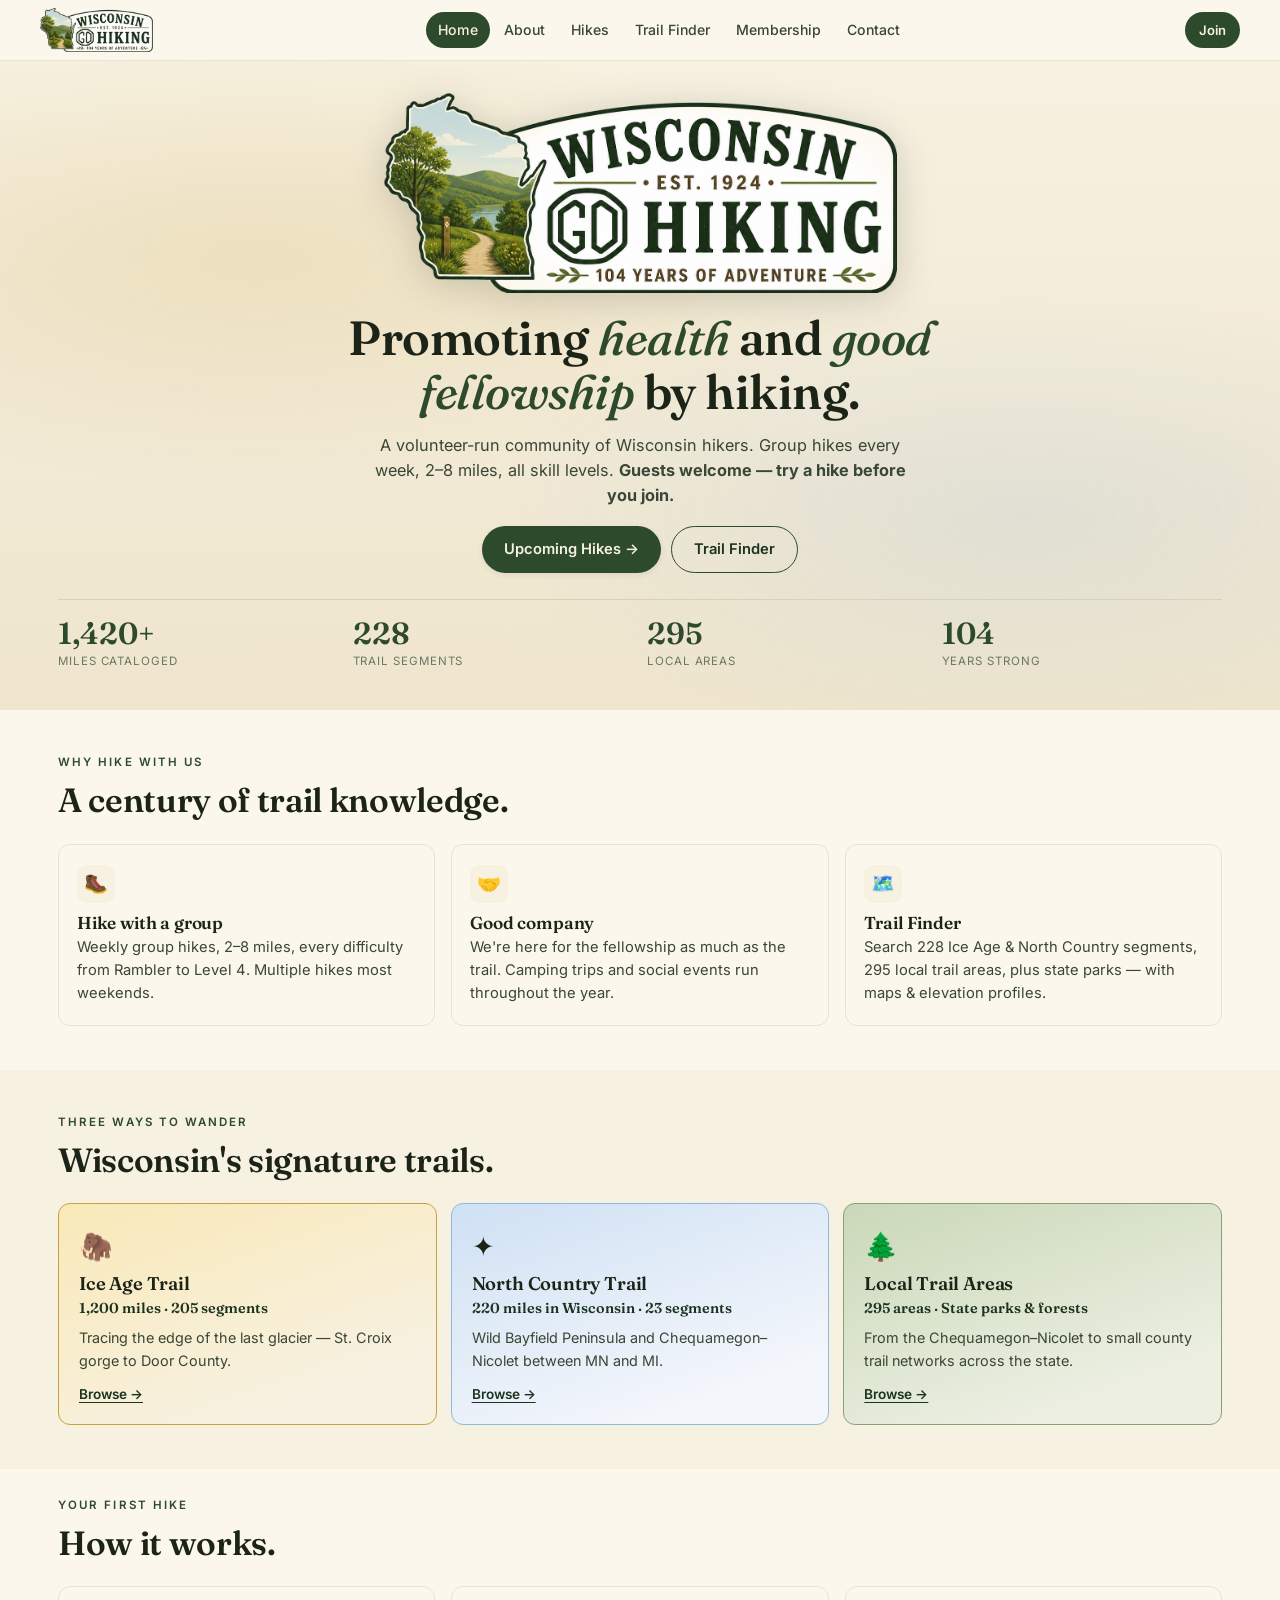
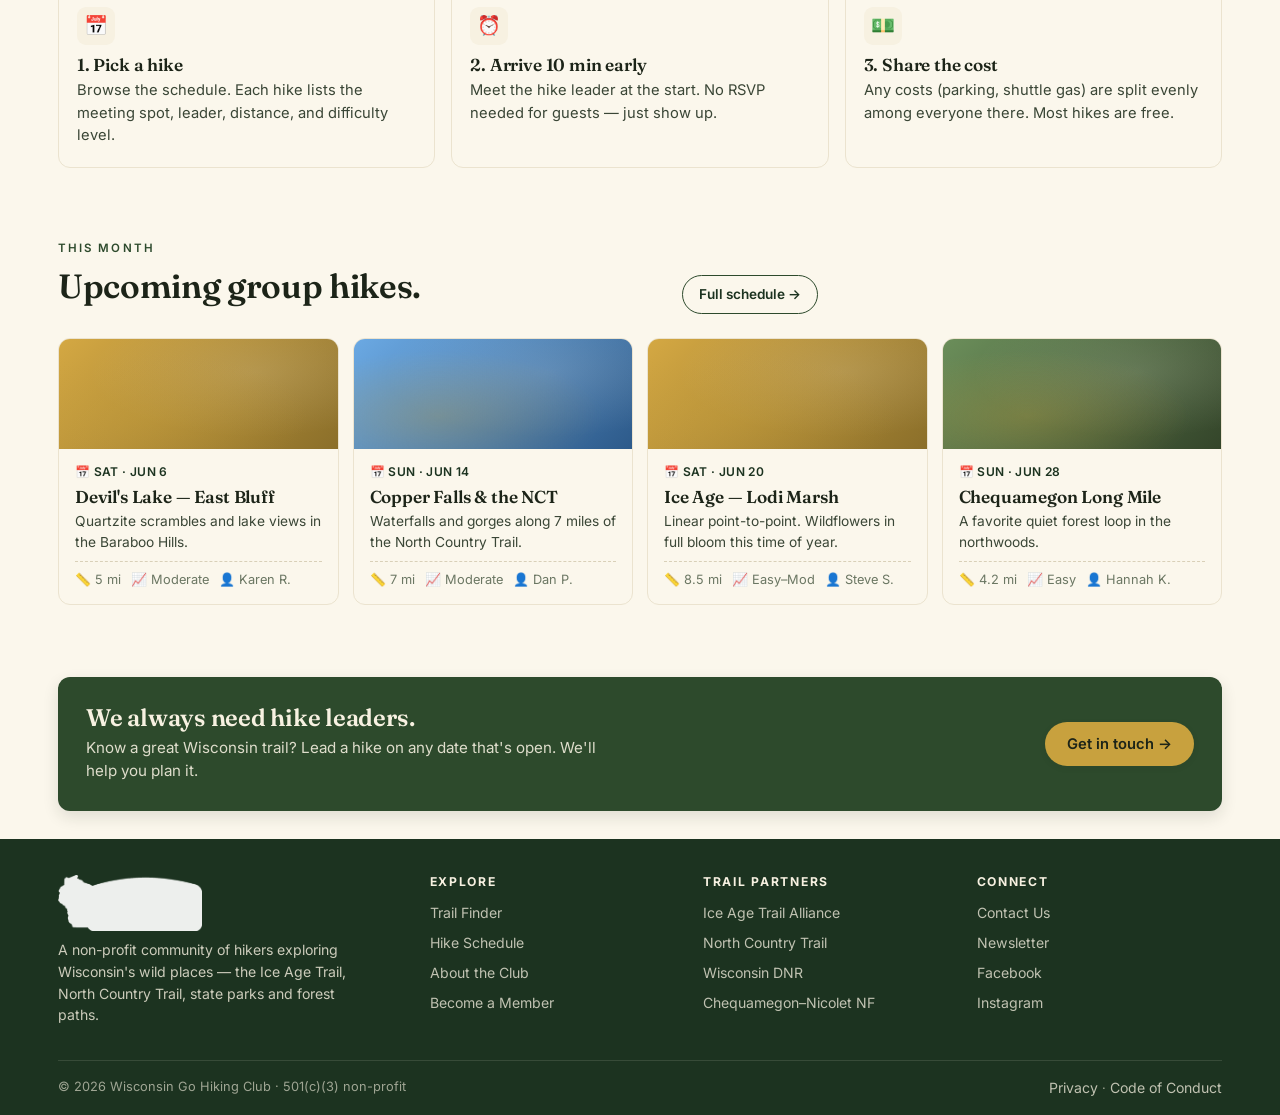
<file: index.html>
<!DOCTYPE html>
<html lang="en">
<head>
  <meta charset="UTF-8">
  <meta name="viewport" content="width=device-width, initial-scale=1.0, viewport-fit=cover">
  <meta name="theme-color" content="#2d4a2c">
  <title>Wisconsin Go Hiking Club — 104 Years of Adventure</title>
  <meta name="description" content="A century-old community of hikers exploring Wisconsin's Ice Age Trail, North Country Trail, state parks and forest paths. Group hikes, trail resources, and a searchable Wisconsin trail database.">
  <link rel="icon" type="image/svg+xml" href="images/logo-mark.svg">
  <link rel="apple-touch-icon" href="images/logo-mark.svg">
  <link rel="preconnect" href="https://fonts.googleapis.com">
  <link rel="preconnect" href="https://fonts.gstatic.com" crossorigin>
  <link href="https://fonts.googleapis.com/css2?family=Fraunces:ital,wght@0,400;0,500;0,600;0,700;1,400;1,500&family=Inter:wght@400;500;600;700&display=swap" rel="stylesheet">
  <link rel="stylesheet" href="styles.css">
</head>
<body data-page="home">

  <div id="site-header"></div>

  <!-- HERO -->
  <section class="hero topo-bg">
    <div class="container">
      <div class="hero-banner">
        <img src="images/logo-banner.png" alt="Wisconsin Go Hiking Club — Est. 1924 — 104 Years of Adventure">
      </div>
      <div class="hero-copy center">
        <h1>Promoting <em>health</em> and <em>good fellowship</em> by hiking.</h1>
        <p class="lede" style="margin-left:auto;margin-right:auto;">A volunteer-run community of Wisconsin hikers. Group hikes every week, 2–8 miles, all skill levels. <strong>Guests welcome — try a hike before you join.</strong></p>
        <div class="hero-actions" style="justify-content:center;">
          <a href="hikes.html"  class="btn">Upcoming Hikes →</a>
          <a href="trails.html" class="btn secondary">Trail Finder</a>
        </div>
      </div>
    </div>

    <div class="container">
      <div class="hero-stats">
        <div class="stat"><div class="num">1,420+</div><span class="lbl">Miles cataloged</span></div>
        <div class="stat"><div class="num">228</div><span class="lbl">Trail segments</span></div>
        <div class="stat"><div class="num">295</div><span class="lbl">Local areas</span></div>
        <div class="stat"><div class="num">104</div><span class="lbl">Years strong</span></div>
      </div>
    </div>
  </section>

  <!-- PILLARS -->
  <section class="section">
    <div class="container">
      <div class="section-head">
        <div class="eyebrow">Why hike with us</div>
        <h2>A century of trail knowledge.</h2>
      </div>

      <div class="pillars scroll-mobile">
        <div class="pillar">
          <div class="icon">🥾</div>
          <h3>Hike with a group</h3>
          <p>Weekly group hikes, 2–8 miles, every difficulty from Rambler to Level 4. Multiple hikes most weekends.</p>
        </div>
        <div class="pillar">
          <div class="icon">🤝</div>
          <h3>Good company</h3>
          <p>We're here for the fellowship as much as the trail. Camping trips and social events run throughout the year.</p>
        </div>
        <div class="pillar">
          <div class="icon">🗺️</div>
          <h3>Trail Finder</h3>
          <p>Search 228 Ice Age &amp; North Country segments, 295 local trail areas, plus state parks — with maps &amp; elevation profiles.</p>
        </div>
      </div>
    </div>
  </section>

  <!-- TRAIL SYSTEMS -->
  <section class="section cream">
    <div class="container">
      <div class="section-head">
        <div class="eyebrow">Three ways to wander</div>
        <h2>Wisconsin's signature trails.</h2>
      </div>

      <div class="trail-systems">
        <div class="ts-card iat">
          <div class="ts-icon">🦣</div>
          <h3>Ice Age Trail</h3>
          <div class="ts-miles">1,200 miles · 205 segments</div>
          <p>Tracing the edge of the last glacier — St. Croix gorge to Door County.</p>
          <a class="ts-link" href="trails.html?kind=iat">Browse →</a>
        </div>
        <div class="ts-card nct">
          <div class="ts-icon">✦</div>
          <h3>North Country Trail</h3>
          <div class="ts-miles">220 miles in Wisconsin · 23 segments</div>
          <p>Wild Bayfield Peninsula and Chequamegon–Nicolet between MN and MI.</p>
          <a class="ts-link" href="trails.html?kind=nct">Browse →</a>
        </div>
        <div class="ts-card nrt">
          <div class="ts-icon">🌲</div>
          <h3>Local Trail Areas</h3>
          <div class="ts-miles">295 areas · State parks &amp; forests</div>
          <p>From the Chequamegon–Nicolet to small county trail networks across the state.</p>
          <a class="ts-link" href="trails.html?kind=area">Browse →</a>
        </div>
      </div>
    </div>
  </section>

  <!-- HOW IT WORKS -->
  <section class="section tight">
    <div class="container">
      <div class="section-head">
        <div class="eyebrow">Your first hike</div>
        <h2>How it works.</h2>
      </div>
      <div class="pillars scroll-mobile">
        <div class="pillar">
          <div class="icon">📅</div>
          <h3>1. Pick a hike</h3>
          <p>Browse the schedule. Each hike lists the meeting spot, leader, distance, and difficulty level.</p>
        </div>
        <div class="pillar">
          <div class="icon">⏰</div>
          <h3>2. Arrive 10 min early</h3>
          <p>Meet the hike leader at the start. No RSVP needed for guests — just show up.</p>
        </div>
        <div class="pillar">
          <div class="icon">💵</div>
          <h3>3. Share the cost</h3>
          <p>Any costs (parking, shuttle gas) are split evenly among everyone there. Most hikes are free.</p>
        </div>
      </div>
    </div>
  </section>

  <!-- UPCOMING HIKES -->
  <section class="section">
    <div class="container">
      <div class="section-head" style="display:flex;justify-content:space-between;align-items:flex-end;gap:14px;flex-wrap:wrap;">
        <div>
          <div class="eyebrow">This month</div>
          <h2>Upcoming group hikes.</h2>
        </div>
        <a href="hikes.html" class="btn secondary" style="padding:8px 16px;font-size:.85rem;">Full schedule →</a>
      </div>

      <div class="events scroll-mobile">
        <article class="event-card iat">
          <div class="event-img"></div>
          <div class="event-body">
            <span class="date-chip">📅 Sat · Jun 6</span>
            <h3>Devil's Lake — East Bluff</h3>
            <p style="font-size:.86rem;color:var(--ink-soft);margin:0;">Quartzite scrambles and lake views in the Baraboo Hills.</p>
            <div class="event-meta">
              <span>📏 5 mi</span><span>📈 Moderate</span><span>👤 Karen R.</span>
            </div>
          </div>
        </article>
        <article class="event-card nct">
          <div class="event-img"></div>
          <div class="event-body">
            <span class="date-chip">📅 Sun · Jun 14</span>
            <h3>Copper Falls &amp; the NCT</h3>
            <p style="font-size:.86rem;color:var(--ink-soft);margin:0;">Waterfalls and gorges along 7 miles of the North Country Trail.</p>
            <div class="event-meta">
              <span>📏 7 mi</span><span>📈 Moderate</span><span>👤 Dan P.</span>
            </div>
          </div>
        </article>
        <article class="event-card iat">
          <div class="event-img"></div>
          <div class="event-body">
            <span class="date-chip">📅 Sat · Jun 20</span>
            <h3>Ice Age — Lodi Marsh</h3>
            <p style="font-size:.86rem;color:var(--ink-soft);margin:0;">Linear point-to-point. Wildflowers in full bloom this time of year.</p>
            <div class="event-meta">
              <span>📏 8.5 mi</span><span>📈 Easy–Mod</span><span>👤 Steve S.</span>
            </div>
          </div>
        </article>
        <article class="event-card nrt">
          <div class="event-img"></div>
          <div class="event-body">
            <span class="date-chip">📅 Sun · Jun 28</span>
            <h3>Chequamegon Long Mile</h3>
            <p style="font-size:.86rem;color:var(--ink-soft);margin:0;">A favorite quiet forest loop in the northwoods.</p>
            <div class="event-meta">
              <span>📏 4.2 mi</span><span>📈 Easy</span><span>👤 Hannah K.</span>
            </div>
          </div>
        </article>
      </div>
    </div>
  </section>

  <!-- CTA: hike leaders -->
  <section class="section tight">
    <div class="container">
      <div class="cta-banner">
        <div>
          <h2>We always need hike leaders.</h2>
          <p>Know a great Wisconsin trail? Lead a hike on any date that's open. We'll help you plan it.</p>
        </div>
        <a href="contact.html" class="btn">Get in touch →</a>
      </div>
    </div>
  </section>

  <div id="site-footer"></div>
  <script src="partials.js"></script>
</body>
</html>
</file>
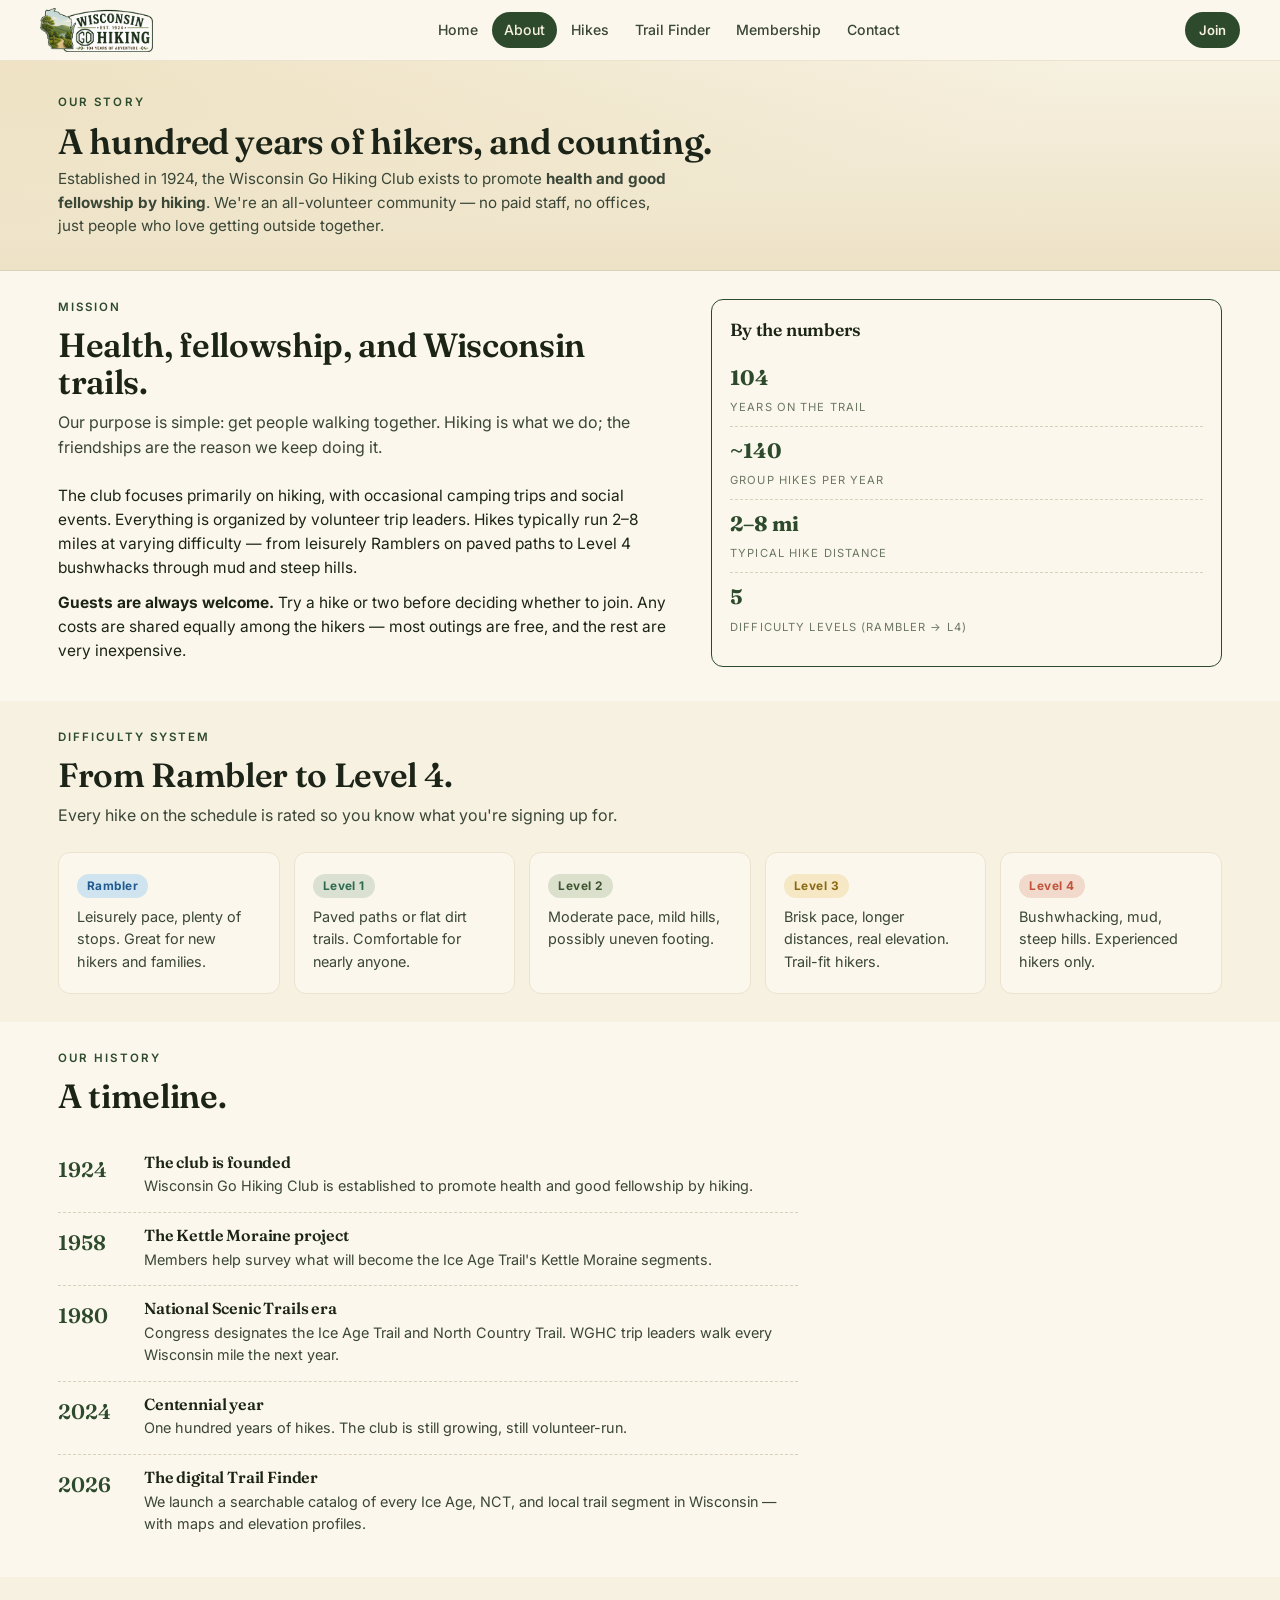
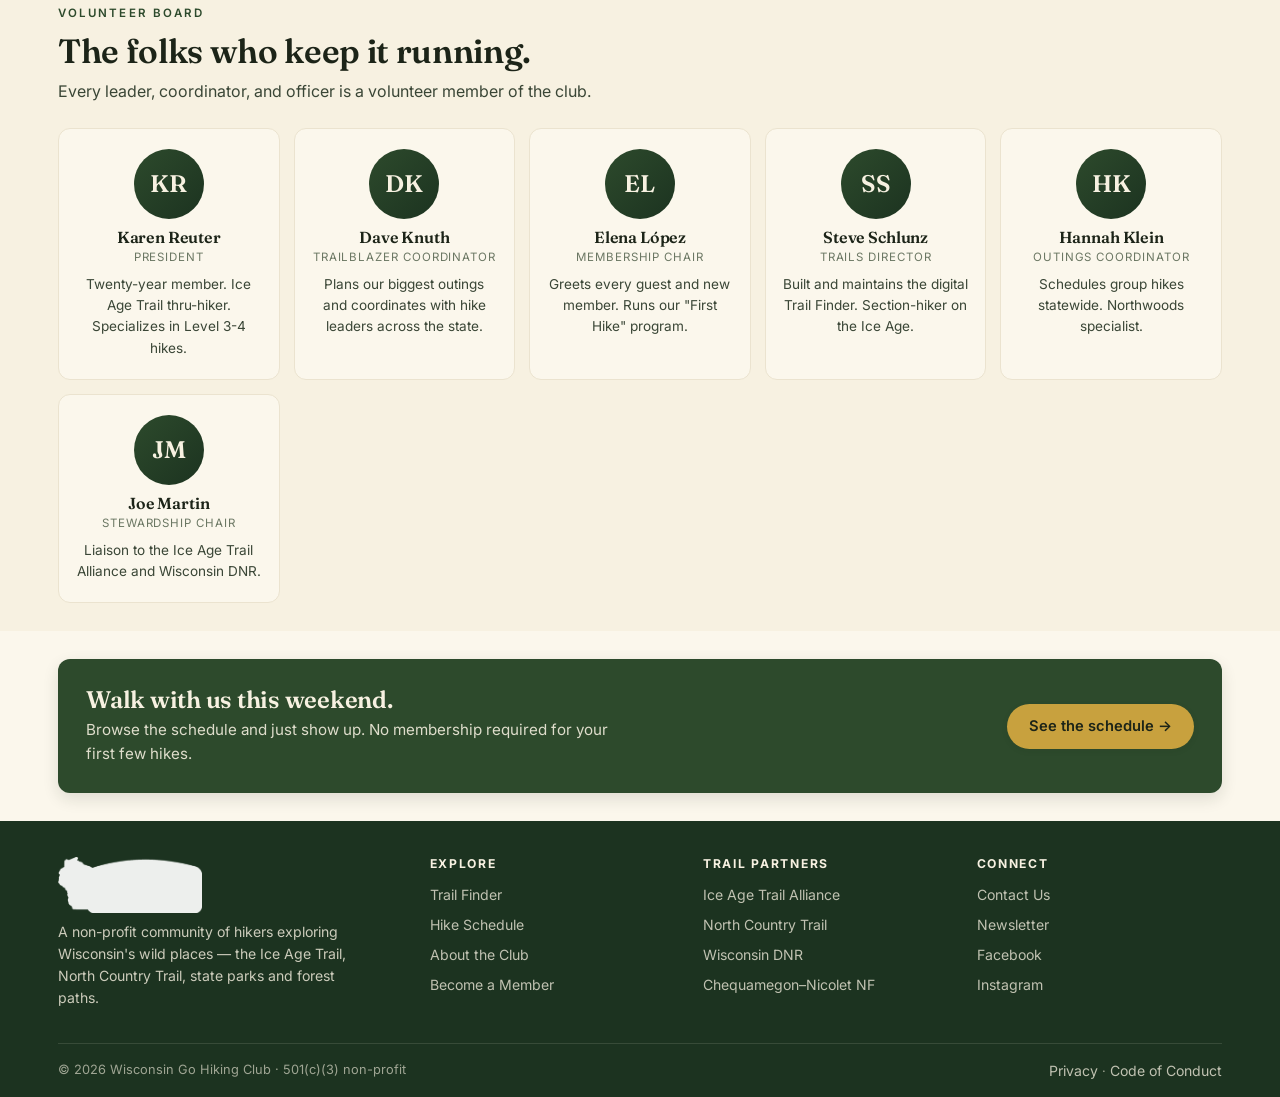
<file: about.html>
<!DOCTYPE html>
<html lang="en">
<head>
  <meta charset="UTF-8">
  <meta name="viewport" content="width=device-width, initial-scale=1.0, viewport-fit=cover">
  <meta name="theme-color" content="#2d4a2c">
  <title>About — Wisconsin Go Hiking Club</title>
  <link rel="icon" type="image/png" href="images/logo-mark.png">
  <link rel="apple-touch-icon" href="images/logo-mark.png">
  <link rel="preconnect" href="https://fonts.googleapis.com">
  <link rel="preconnect" href="https://fonts.gstatic.com" crossorigin>
  <link href="https://fonts.googleapis.com/css2?family=Fraunces:ital,wght@0,400;0,500;0,600;0,700;1,400;1,500&family=Inter:wght@400;500;600;700&display=swap" rel="stylesheet">
  <link rel="stylesheet" href="styles.css">
</head>
<body data-page="about">
  <div id="site-header"></div>

  <section class="search-hero">
    <div class="container">
      <span style="display:inline-block;font-size:.72rem;letter-spacing:.18em;text-transform:uppercase;color:var(--forest);font-weight:600;margin-bottom:10px;">Our story</span>
      <h1>A hundred years of hikers, and counting.</h1>
      <p>Established in 1924, the Wisconsin Go Hiking Club exists to promote <strong>health and good fellowship by hiking</strong>. We're an all-volunteer community — no paid staff, no offices, just people who love getting outside together.</p>
    </div>
  </section>

  <section class="section tight">
    <div class="container" style="display:grid;grid-template-columns:1.2fr 1fr;gap:40px;align-items:start;">
      <div>
        <div class="section-head">
          <div class="eyebrow">Mission</div>
          <h2>Health, fellowship, and Wisconsin trails.</h2>
          <p>Our purpose is simple: get people walking together. Hiking is what we do; the friendships are the reason we keep doing it.</p>
        </div>
        <p>The club focuses primarily on hiking, with occasional camping trips and social events. Everything is organized by volunteer trip leaders. Hikes typically run 2–8 miles at varying difficulty — from leisurely Ramblers on paved paths to Level 4 bushwhacks through mud and steep hills.</p>
        <p><strong>Guests are always welcome.</strong> Try a hike or two before deciding whether to join. Any costs are shared equally among the hikers — most outings are free, and the rest are very inexpensive.</p>
      </div>

      <div>
        <div class="pillar" style="border-color:var(--forest);">
          <h3 style="margin-bottom:14px;font-size:1.1rem;">By the numbers</h3>
          <ul style="list-style:none;padding:0;margin:0;">
            <li style="padding:8px 0;border-bottom:1px dashed var(--line);"><strong style="font-family:var(--font-serif);font-size:1.3rem;color:var(--forest);">104</strong><br><small style="color:var(--muted);text-transform:uppercase;letter-spacing:.1em;font-size:.7rem;">Years on the trail</small></li>
            <li style="padding:8px 0;border-bottom:1px dashed var(--line);"><strong style="font-family:var(--font-serif);font-size:1.3rem;color:var(--forest);">~140</strong><br><small style="color:var(--muted);text-transform:uppercase;letter-spacing:.1em;font-size:.7rem;">Group hikes per year</small></li>
            <li style="padding:8px 0;border-bottom:1px dashed var(--line);"><strong style="font-family:var(--font-serif);font-size:1.3rem;color:var(--forest);">2–8 mi</strong><br><small style="color:var(--muted);text-transform:uppercase;letter-spacing:.1em;font-size:.7rem;">Typical hike distance</small></li>
            <li style="padding:8px 0;"><strong style="font-family:var(--font-serif);font-size:1.3rem;color:var(--forest);">5</strong><br><small style="color:var(--muted);text-transform:uppercase;letter-spacing:.1em;font-size:.7rem;">Difficulty levels (Rambler → L4)</small></li>
          </ul>
        </div>
      </div>
    </div>
  </section>

  <section class="section cream tight">
    <div class="container">
      <div class="section-head">
        <div class="eyebrow">Difficulty system</div>
        <h2>From Rambler to Level 4.</h2>
        <p>Every hike on the schedule is rated so you know what you're signing up for.</p>
      </div>
      <div class="diff-key-grid" style="margin-top:0;padding-top:0;border:0;">
        <div class="pillar"><strong class="lvl lvl-rambler">Rambler</strong><p style="margin-top:8px;color:var(--ink-soft);font-size:.9rem;">Leisurely pace, plenty of stops. Great for new hikers and families.</p></div>
        <div class="pillar"><strong class="lvl lvl-1">Level 1</strong><p style="margin-top:8px;color:var(--ink-soft);font-size:.9rem;">Paved paths or flat dirt trails. Comfortable for nearly anyone.</p></div>
        <div class="pillar"><strong class="lvl lvl-2">Level 2</strong><p style="margin-top:8px;color:var(--ink-soft);font-size:.9rem;">Moderate pace, mild hills, possibly uneven footing.</p></div>
        <div class="pillar"><strong class="lvl lvl-3">Level 3</strong><p style="margin-top:8px;color:var(--ink-soft);font-size:.9rem;">Brisk pace, longer distances, real elevation. Trail-fit hikers.</p></div>
        <div class="pillar"><strong class="lvl lvl-4">Level 4</strong><p style="margin-top:8px;color:var(--ink-soft);font-size:.9rem;">Bushwhacking, mud, steep hills. Experienced hikers only.</p></div>
      </div>
    </div>
  </section>

  <section class="section tight">
    <div class="container">
      <div class="section-head">
        <div class="eyebrow">Our history</div>
        <h2>A timeline.</h2>
      </div>

      <div class="timeline">
        <div class="tl-item"><div class="tl-year">1924</div><div class="tl-body"><h4>The club is founded</h4><p>Wisconsin Go Hiking Club is established to promote health and good fellowship by hiking.</p></div></div>
        <div class="tl-item"><div class="tl-year">1958</div><div class="tl-body"><h4>The Kettle Moraine project</h4><p>Members help survey what will become the Ice Age Trail's Kettle Moraine segments.</p></div></div>
        <div class="tl-item"><div class="tl-year">1980</div><div class="tl-body"><h4>National Scenic Trails era</h4><p>Congress designates the Ice Age Trail and North Country Trail. WGHC trip leaders walk every Wisconsin mile the next year.</p></div></div>
        <div class="tl-item"><div class="tl-year">2024</div><div class="tl-body"><h4>Centennial year</h4><p>One hundred years of hikes. The club is still growing, still volunteer-run.</p></div></div>
        <div class="tl-item"><div class="tl-year">2026</div><div class="tl-body"><h4>The digital Trail Finder</h4><p>We launch a searchable catalog of every Ice Age, NCT, and local trail segment in Wisconsin — with maps and elevation profiles.</p></div></div>
      </div>
    </div>
  </section>

  <section class="section cream tight">
    <div class="container">
      <div class="section-head">
        <div class="eyebrow">Volunteer board</div>
        <h2>The folks who keep it running.</h2>
        <p>Every leader, coordinator, and officer is a volunteer member of the club.</p>
      </div>
      <div class="leaders">
        <div class="leader"><div class="avatar">KR</div><h4>Karen Reuter</h4><div class="role">President</div><p>Twenty-year member. Ice Age Trail thru-hiker. Specializes in Level 3-4 hikes.</p></div>
        <div class="leader"><div class="avatar">DK</div><h4>Dave Knuth</h4><div class="role">Trailblazer Coordinator</div><p>Plans our biggest outings and coordinates with hike leaders across the state.</p></div>
        <div class="leader"><div class="avatar">EL</div><h4>Elena López</h4><div class="role">Membership Chair</div><p>Greets every guest and new member. Runs our "First Hike" program.</p></div>
        <div class="leader"><div class="avatar">SS</div><h4>Steve Schlunz</h4><div class="role">Trails Director</div><p>Built and maintains the digital Trail Finder. Section-hiker on the Ice Age.</p></div>
        <div class="leader"><div class="avatar">HK</div><h4>Hannah Klein</h4><div class="role">Outings Coordinator</div><p>Schedules group hikes statewide. Northwoods specialist.</p></div>
        <div class="leader"><div class="avatar">JM</div><h4>Joe Martin</h4><div class="role">Stewardship Chair</div><p>Liaison to the Ice Age Trail Alliance and Wisconsin DNR.</p></div>
      </div>
    </div>
  </section>

  <section class="section tight">
    <div class="container">
      <div class="cta-banner">
        <div>
          <h2>Walk with us this weekend.</h2>
          <p>Browse the schedule and just show up. No membership required for your first few hikes.</p>
        </div>
        <a href="hikes.html" class="btn">See the schedule →</a>
      </div>
    </div>
  </section>

  <div id="site-footer"></div>
  <script src="partials.js"></script>
</body>
</html>
</file>
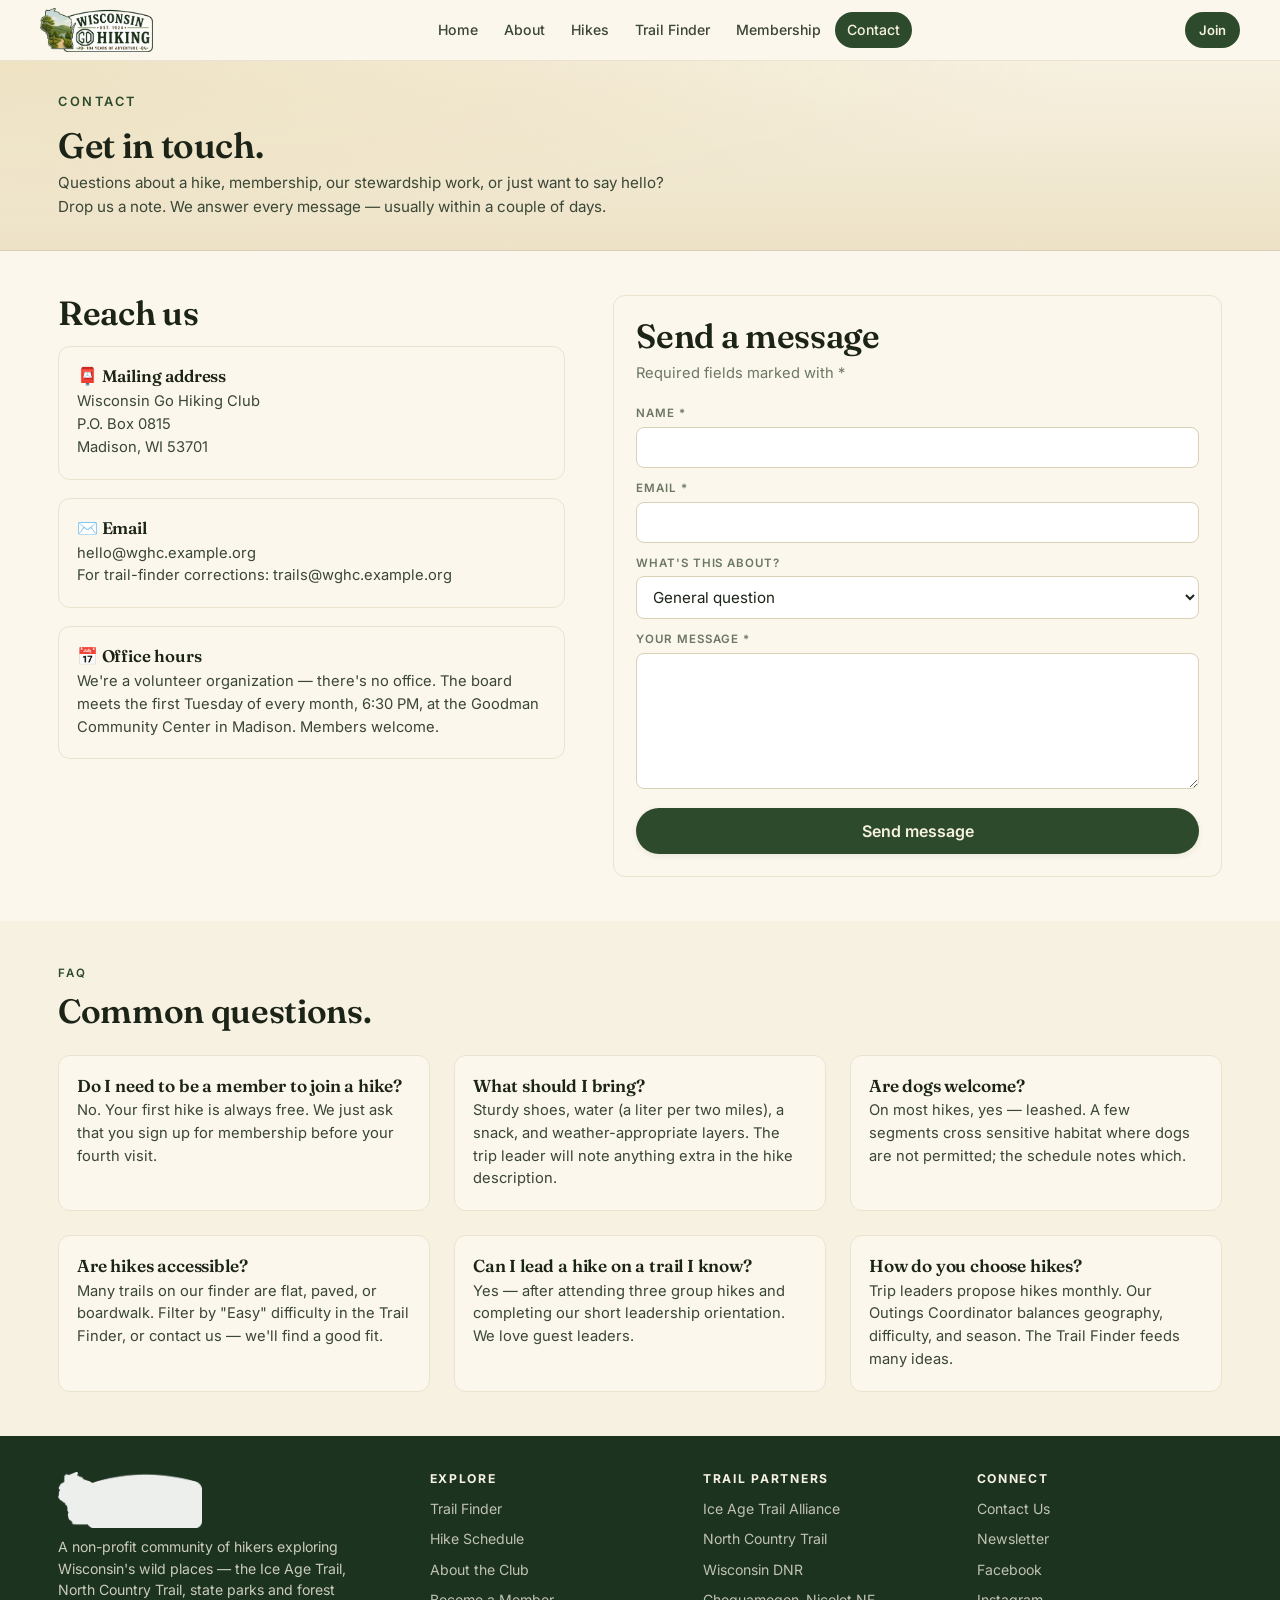
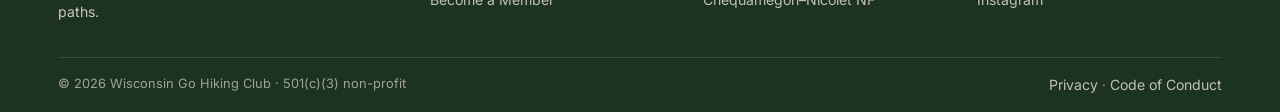
<file: contact.html>
<!DOCTYPE html>
<html lang="en">
<head>
  <meta charset="UTF-8">
  <meta name="viewport" content="width=device-width, initial-scale=1.0, viewport-fit=cover">
  <meta name="theme-color" content="#2d4a2c">
  <title>Contact — Wisconsin Go Hiking Club</title>
  <link rel="icon" type="image/png" href="images/logo-mark.png">
  <link rel="apple-touch-icon" href="images/logo-mark.png">
  <link rel="preconnect" href="https://fonts.googleapis.com">
  <link rel="preconnect" href="https://fonts.gstatic.com" crossorigin>
  <link href="https://fonts.googleapis.com/css2?family=Fraunces:ital,wght@0,400;0,500;0,600;0,700;1,400;1,500&family=Inter:wght@400;500;600;700&display=swap" rel="stylesheet">
  <link rel="stylesheet" href="styles.css">
</head>
<body data-page="contact">
  <div id="site-header"></div>

  <section class="search-hero">
    <div class="container">
      <span style="display:inline-block;font-size:.8rem;letter-spacing:.2em;text-transform:uppercase;color:var(--forest);font-weight:600;margin-bottom:14px;">Contact</span>
      <h1>Get in touch.</h1>
      <p>Questions about a hike, membership, our stewardship work, or just want to say hello? Drop us a note. We answer every message — usually within a couple of days.</p>
    </div>
  </section>

  <section class="section">
    <div class="container" style="display:grid;grid-template-columns:1fr 1.2fr;gap:48px;align-items:start;">
      <div>
        <h2>Reach us</h2>
        <div class="pillar" style="margin-bottom:18px;">
          <h3 style="margin-bottom:4px;font-size:1.05rem;">📮 Mailing address</h3>
          <p style="margin:0;color:var(--ink-soft);">Wisconsin Go Hiking Club<br>P.O. Box 0815<br>Madison, WI 53701</p>
        </div>
        <div class="pillar" style="margin-bottom:18px;">
          <h3 style="margin-bottom:4px;font-size:1.05rem;">✉️ Email</h3>
          <p style="margin:0;color:var(--ink-soft);">hello@wghc.example.org<br>For trail-finder corrections: trails@wghc.example.org</p>
        </div>
        <div class="pillar">
          <h3 style="margin-bottom:4px;font-size:1.05rem;">📅 Office hours</h3>
          <p style="margin:0;color:var(--ink-soft);">We're a volunteer organization — there's no office. The board meets the first Tuesday of every month, 6:30 PM, at the Goodman Community Center in Madison. Members welcome.</p>
        </div>
      </div>

      <form class="form-card" onsubmit="event.preventDefault(); this.querySelector('.form-result').style.display='block';">
        <h2 style="margin-bottom:6px;">Send a message</h2>
        <p style="color:var(--muted);font-size:.92rem;margin-bottom:20px;">Required fields marked with *</p>

        <div class="form-row">
          <label>Name *</label>
          <input type="text" required>
        </div>
        <div class="form-row">
          <label>Email *</label>
          <input type="email" required>
        </div>
        <div class="form-row">
          <label>What's this about?</label>
          <select>
            <option>General question</option>
            <option>Joining the club</option>
            <option>A specific hike</option>
            <option>Trail-finder feedback</option>
            <option>Trail stewardship / volunteering</option>
            <option>Press / interview request</option>
          </select>
        </div>
        <div class="form-row">
          <label>Your message *</label>
          <textarea rows="6" required></textarea>
        </div>

        <button type="submit" class="btn full large">Send message</button>
        <div class="form-result" style="display:none;margin-top:18px;padding:14px;background:rgba(45,90,63,.12);border-radius:var(--radius-sm);color:var(--forest-deep);font-size:.95rem;">
          ✓ Thanks for writing — we'll be in touch within a few days.
        </div>
      </form>
    </div>
  </section>

  <section class="section cream">
    <div class="container">
      <div class="section-head">
        <div class="eyebrow">FAQ</div>
        <h2>Common questions.</h2>
      </div>

      <div style="display:grid;grid-template-columns:repeat(auto-fit,minmax(300px,1fr));gap:24px;">
        <div class="pillar">
          <h3>Do I need to be a member to join a hike?</h3>
          <p>No. Your first hike is always free. We just ask that you sign up for membership before your fourth visit.</p>
        </div>
        <div class="pillar">
          <h3>What should I bring?</h3>
          <p>Sturdy shoes, water (a liter per two miles), a snack, and weather-appropriate layers. The trip leader will note anything extra in the hike description.</p>
        </div>
        <div class="pillar">
          <h3>Are dogs welcome?</h3>
          <p>On most hikes, yes — leashed. A few segments cross sensitive habitat where dogs are not permitted; the schedule notes which.</p>
        </div>
        <div class="pillar">
          <h3>Are hikes accessible?</h3>
          <p>Many trails on our finder are flat, paved, or boardwalk. Filter by "Easy" difficulty in the Trail Finder, or contact us — we'll find a good fit.</p>
        </div>
        <div class="pillar">
          <h3>Can I lead a hike on a trail I know?</h3>
          <p>Yes — after attending three group hikes and completing our short leadership orientation. We love guest leaders.</p>
        </div>
        <div class="pillar">
          <h3>How do you choose hikes?</h3>
          <p>Trip leaders propose hikes monthly. Our Outings Coordinator balances geography, difficulty, and season. The Trail Finder feeds many ideas.</p>
        </div>
      </div>
    </div>
  </section>

  <div id="site-footer"></div>
  <script src="partials.js"></script>
</body>
</html>
</file>
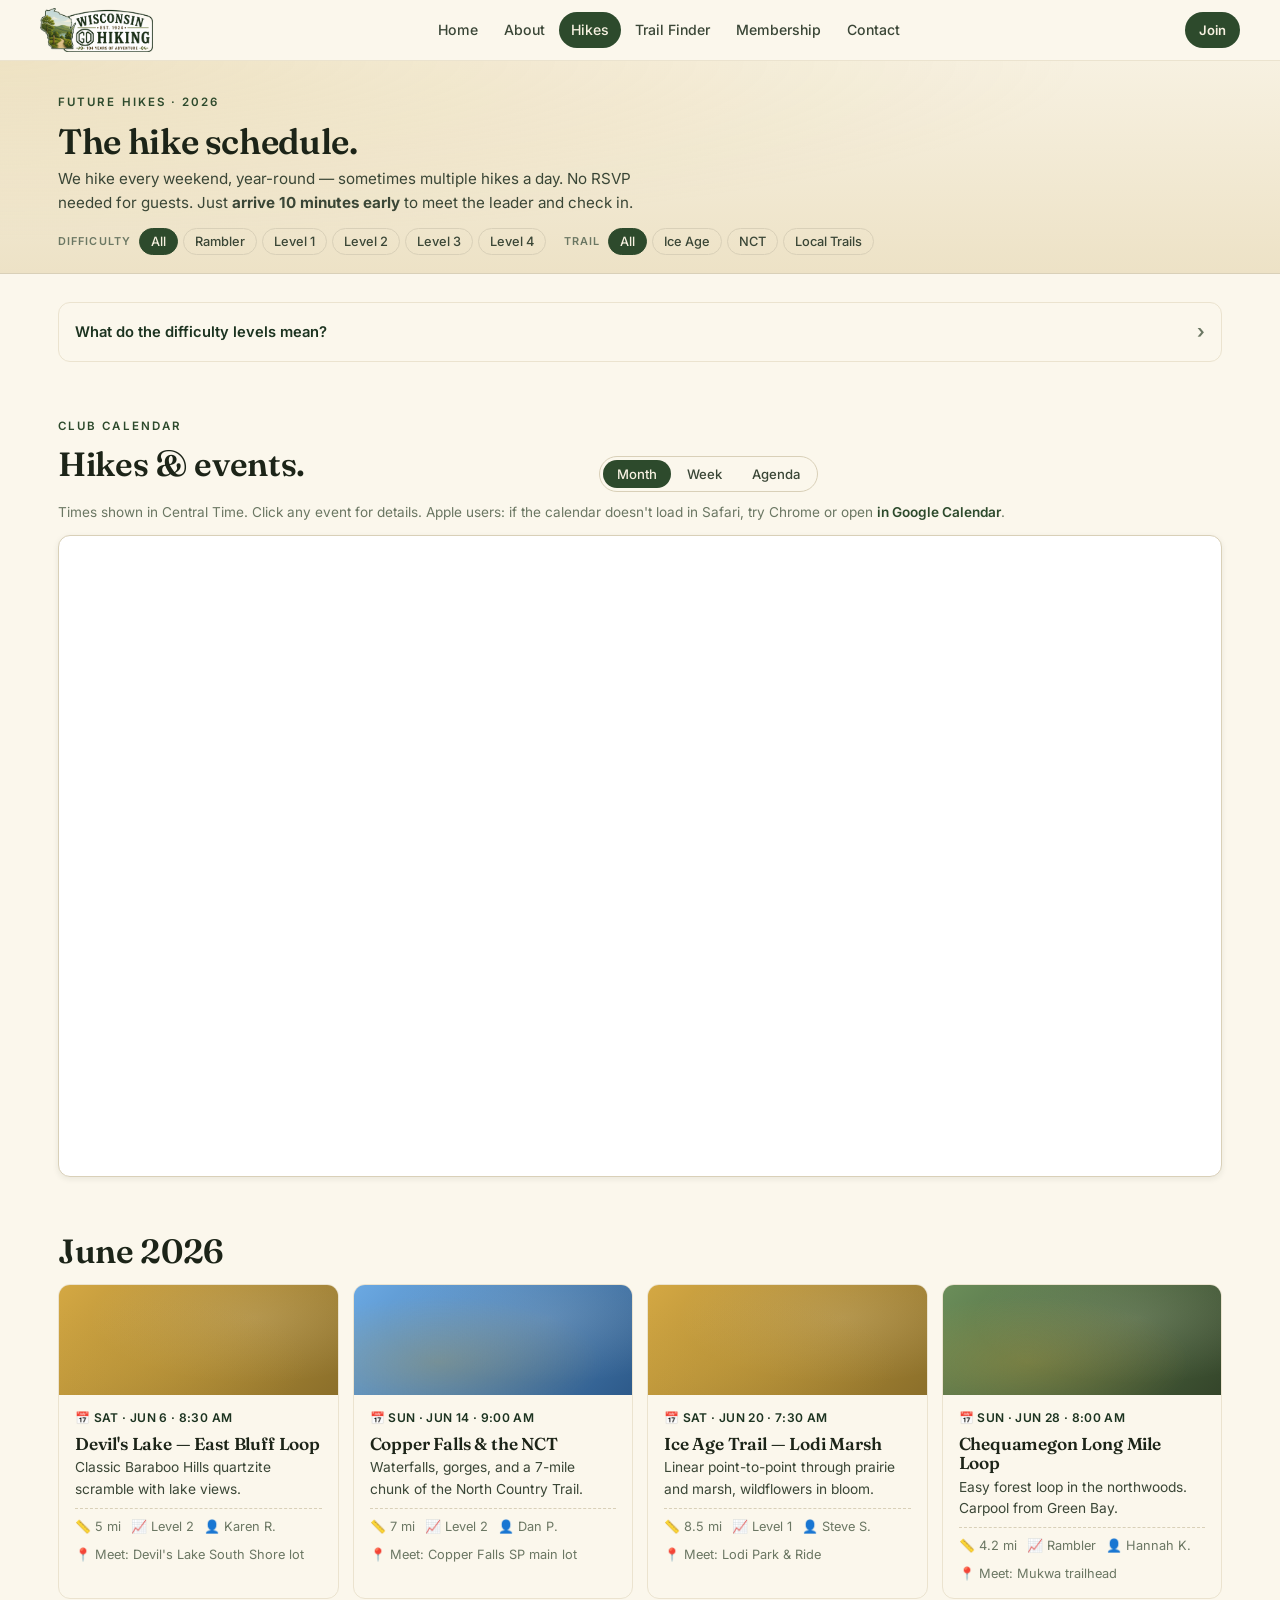
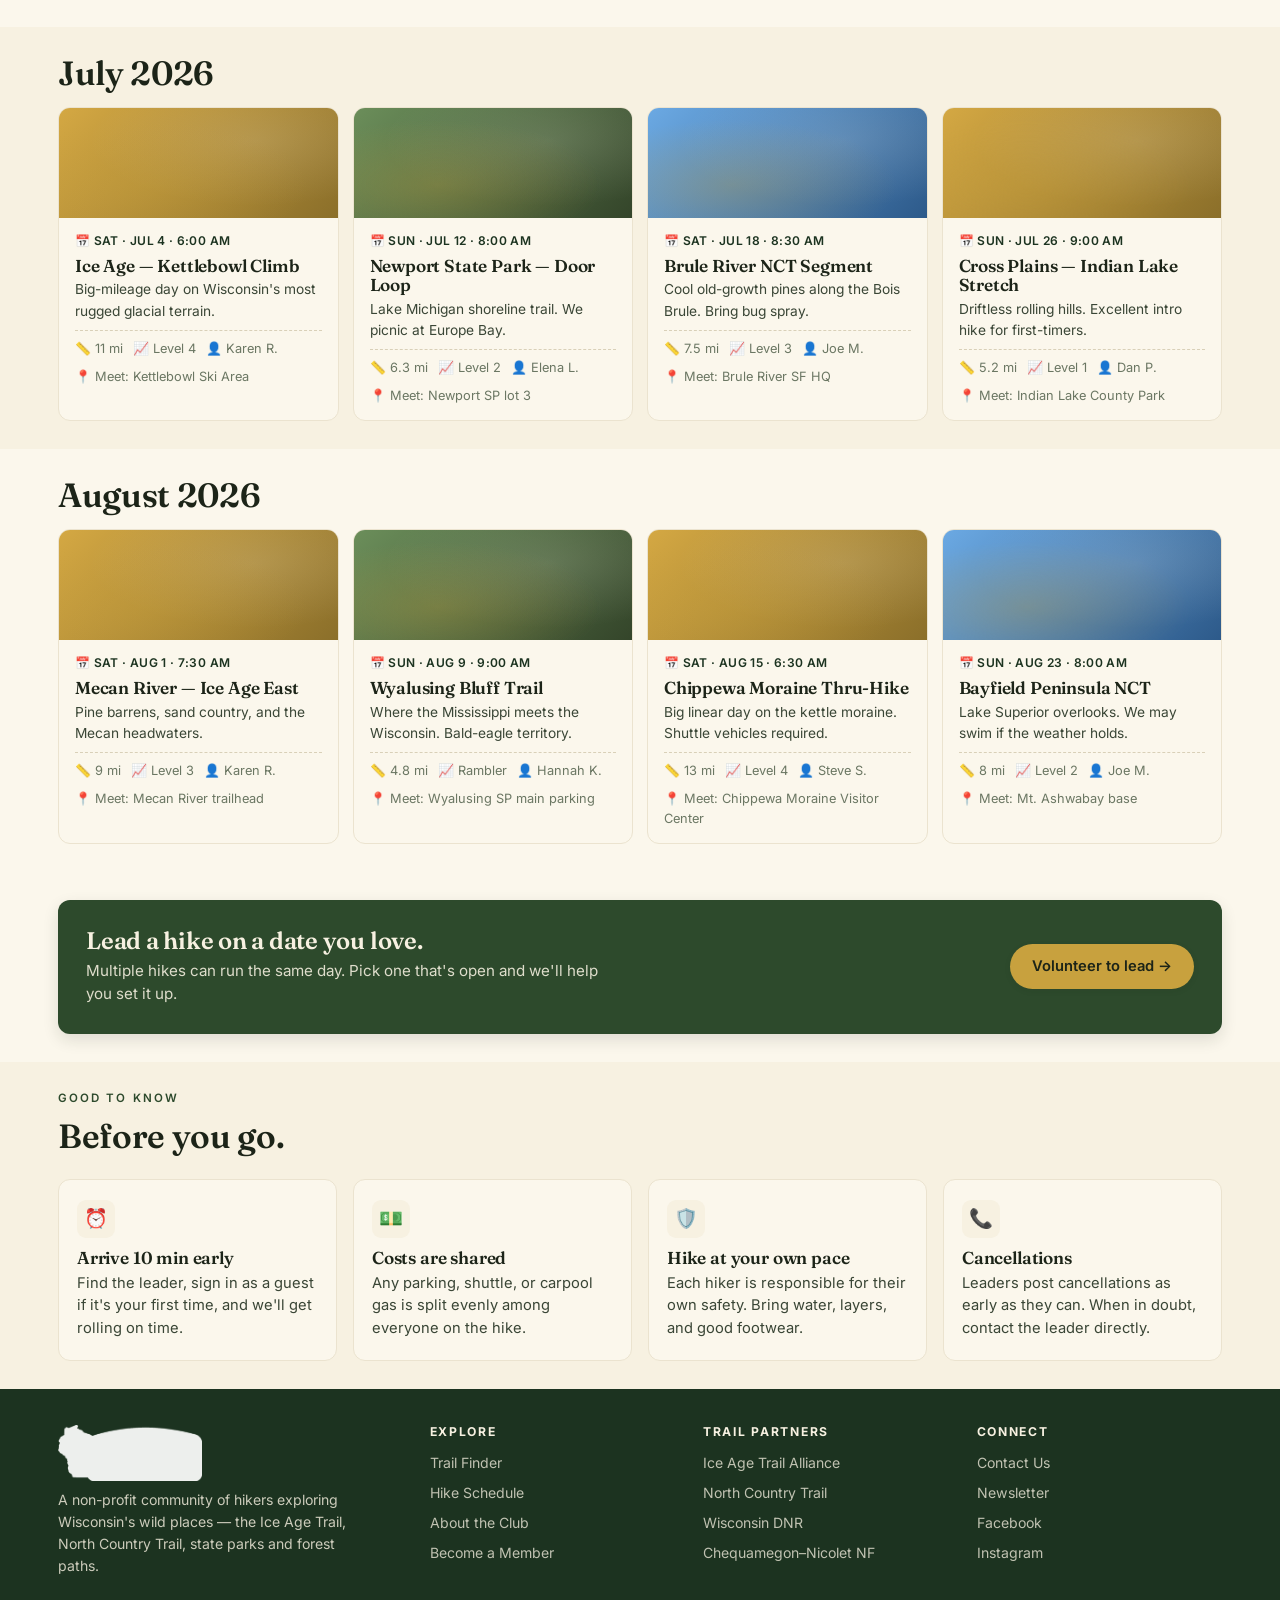
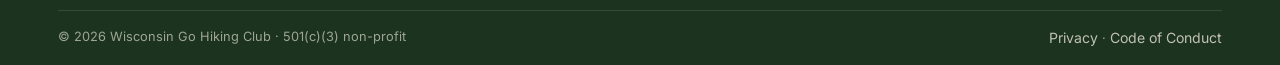
<file: hikes.html>
<!DOCTYPE html>
<html lang="en">
<head>
  <meta charset="UTF-8">
  <meta name="viewport" content="width=device-width, initial-scale=1.0, viewport-fit=cover">
  <meta name="theme-color" content="#2d4a2c">
  <title>Future Hikes — Wisconsin Go Hiking Club</title>
  <link rel="icon" type="image/png" href="images/logo-mark.png">
  <link rel="apple-touch-icon" href="images/logo-mark.png">
  <link rel="preconnect" href="https://fonts.googleapis.com">
  <link rel="preconnect" href="https://fonts.gstatic.com" crossorigin>
  <link href="https://fonts.googleapis.com/css2?family=Fraunces:ital,wght@0,400;0,500;0,600;0,700;1,400;1,500&family=Inter:wght@400;500;600;700&display=swap" rel="stylesheet">
  <link rel="stylesheet" href="styles.css">
</head>
<body data-page="hikes">
  <div id="site-header"></div>

  <section class="search-hero">
    <div class="container">
      <span style="display:inline-block;font-size:.72rem;letter-spacing:.18em;text-transform:uppercase;color:var(--forest);font-weight:600;margin-bottom:10px;">Future hikes · 2026</span>
      <h1>The hike schedule.</h1>
      <p>We hike every weekend, year-round — sometimes multiple hikes a day. No RSVP needed for guests. Just <strong>arrive 10 minutes early</strong> to meet the leader and check in.</p>

      <div class="search-tools">
        <div class="tool-group">
          <label class="lbl">Difficulty</label>
          <div class="chips" id="diffChips">
            <button class="chip active" data-diff="all">All</button>
            <button class="chip" data-diff="rambler">Rambler</button>
            <button class="chip" data-diff="L1">Level 1</button>
            <button class="chip" data-diff="L2">Level 2</button>
            <button class="chip" data-diff="L3">Level 3</button>
            <button class="chip" data-diff="L4">Level 4</button>
          </div>
        </div>
        <div class="tool-group">
          <label class="lbl">Trail</label>
          <div class="chips" id="trailChips">
            <button class="chip active" data-trail="all">All</button>
            <button class="chip iat" data-trail="iat">Ice Age</button>
            <button class="chip nct" data-trail="nct">NCT</button>
            <button class="chip nrt" data-trail="nrt">Local Trails</button>
          </div>
        </div>
      </div>
    </div>
  </section>

  <section class="section tight">
    <div class="container">
      <details class="diff-key">
        <summary>What do the difficulty levels mean? <span class="caret">›</span></summary>
        <div class="diff-key-grid">
          <div><strong class="lvl lvl-rambler">Rambler</strong><p>Leisurely pace, frequent stops. Great for new hikers and families.</p></div>
          <div><strong class="lvl lvl-1">Level 1</strong><p>Paved paths or flat dirt. Comfortable for almost anyone.</p></div>
          <div><strong class="lvl lvl-2">Level 2</strong><p>Moderate pace, mild hills, possibly uneven footing.</p></div>
          <div><strong class="lvl lvl-3">Level 3</strong><p>Brisk pace, longer distances, real elevation. Trail-fit hikers.</p></div>
          <div><strong class="lvl lvl-4">Level 4</strong><p>Bushwhacking, mud, steep hills. Experienced hikers only.</p></div>
        </div>
      </details>
    </div>
  </section>

  <!-- Google Calendar -->
  <section class="section tight">
    <div class="container">
      <div class="section-head" style="display:flex;justify-content:space-between;align-items:flex-end;gap:14px;flex-wrap:wrap;margin-bottom:14px;">
        <div>
          <div class="eyebrow">Club calendar</div>
          <h2>Hikes &amp; events.</h2>
        </div>
        <div class="cal-view-switch" role="tablist" aria-label="Calendar view">
          <button class="chip active" data-view="MONTH">Month</button>
          <button class="chip"        data-view="WEEK">Week</button>
          <button class="chip"        data-view="AGENDA">Agenda</button>
        </div>
      </div>

      <p style="color:var(--muted);font-size:.85rem;margin:-4px 0 12px;">
        Times shown in Central Time. Click any event for details.
        Apple users: if the calendar doesn't load in Safari, try Chrome or open
        <a id="calOpenLink" href="#" target="_blank" rel="noopener" style="font-weight:600;">in Google Calendar</a>.
      </p>

      <div class="gcal-wrap">
        <iframe id="gcalFrame"
                src=""
                style="border:0"
                width="100%" height="600"
                frameborder="0" scrolling="no"
                title="Wisconsin Go Hiking Club calendar"></iframe>
      </div>
    </div>
  </section>

  <script src="config.js"></script>
  <script>
    // -------- Google Calendar embed --------
    // Calendar ID is set in config.js
    const CALENDAR_ID = (window.WGHC_CONFIG && window.WGHC_CONFIG.calendarId) || 'wisconsingohikingclub%40gmail.com';
    const TZ          = (window.WGHC_CONFIG && window.WGHC_CONFIG.calendarTz) || 'America%2FChicago';

    function calSrc(mode) {
      return `https://calendar.google.com/calendar/embed`
           + `?src=${CALENDAR_ID}`
           + `&ctz=${TZ}`
           + `&mode=${mode}`
           + `&showTitle=0&showPrint=0&showCalendars=0&showTz=0&wkst=1`
           + `&bgcolor=%23fbf7ec&color=%232d4a2c`;
    }

    function setView(mode) {
      document.getElementById('gcalFrame').src = calSrc(mode);
      document.getElementById('calOpenLink').href =
        `https://calendar.google.com/calendar/u/0/r?cid=${CALENDAR_ID}`;
    }

    document.querySelector('.cal-view-switch').addEventListener('click', e => {
      const btn = e.target.closest('button[data-view]'); if (!btn) return;
      document.querySelectorAll('.cal-view-switch .chip').forEach(b => b.classList.remove('active'));
      btn.classList.add('active');
      setView(btn.dataset.view);
    });

    // Initial view — agenda on phones, month on bigger screens
    setView(window.matchMedia('(max-width: 640px)').matches ? 'AGENDA' : 'MONTH');
  </script>

  <section class="section tight">
    <div class="container">
      <h2 style="margin-bottom:14px;">June 2026</h2>
      <div class="events" id="eventsJune"></div>
    </div>
  </section>

  <section class="section cream tight">
    <div class="container">
      <h2 style="margin-bottom:14px;">July 2026</h2>
      <div class="events" id="eventsJuly"></div>
    </div>
  </section>

  <section class="section tight">
    <div class="container">
      <h2 style="margin-bottom:14px;">August 2026</h2>
      <div class="events" id="eventsAug"></div>
    </div>
  </section>

  <section class="section tight">
    <div class="container">
      <div class="cta-banner">
        <div>
          <h2>Lead a hike on a date you love.</h2>
          <p>Multiple hikes can run the same day. Pick one that's open and we'll help you set it up.</p>
        </div>
        <a href="contact.html" class="btn">Volunteer to lead →</a>
      </div>
    </div>
  </section>

  <section class="section cream tight">
    <div class="container">
      <div class="section-head">
        <div class="eyebrow">Good to know</div>
        <h2>Before you go.</h2>
      </div>
      <div class="pillars scroll-mobile">
        <div class="pillar">
          <div class="icon">⏰</div>
          <h3>Arrive 10 min early</h3>
          <p>Find the leader, sign in as a guest if it's your first time, and we'll get rolling on time.</p>
        </div>
        <div class="pillar">
          <div class="icon">💵</div>
          <h3>Costs are shared</h3>
          <p>Any parking, shuttle, or carpool gas is split evenly among everyone on the hike.</p>
        </div>
        <div class="pillar">
          <div class="icon">🛡️</div>
          <h3>Hike at your own pace</h3>
          <p>Each hiker is responsible for their own safety. Bring water, layers, and good footwear.</p>
        </div>
        <div class="pillar">
          <div class="icon">📞</div>
          <h3>Cancellations</h3>
          <p>Leaders post cancellations as early as they can. When in doubt, contact the leader directly.</p>
        </div>
      </div>
    </div>
  </section>

  <div id="site-footer"></div>
  <script src="partials.js"></script>
  <script>
    const HIKES = [
      // June
      { m:"june", trail:"iat", diff:"L2",      date:"Sat · Jun 6 · 8:30 AM",  title:"Devil's Lake — East Bluff Loop",     miles:5,   blurb:"Classic Baraboo Hills quartzite scramble with lake views.",                lead:"Karen R.", meet:"Devil's Lake South Shore lot" },
      { m:"june", trail:"nct", diff:"L2",      date:"Sun · Jun 14 · 9:00 AM", title:"Copper Falls & the NCT",             miles:7,   blurb:"Waterfalls, gorges, and a 7-mile chunk of the North Country Trail.",       lead:"Dan P.",   meet:"Copper Falls SP main lot" },
      { m:"june", trail:"iat", diff:"L1",      date:"Sat · Jun 20 · 7:30 AM", title:"Ice Age Trail — Lodi Marsh",         miles:8.5, blurb:"Linear point-to-point through prairie and marsh, wildflowers in bloom.",   lead:"Steve S.", meet:"Lodi Park & Ride" },
      { m:"june", trail:"nrt", diff:"rambler", date:"Sun · Jun 28 · 8:00 AM", title:"Chequamegon Long Mile Loop",         miles:4.2, blurb:"Easy forest loop in the northwoods. Carpool from Green Bay.",             lead:"Hannah K.",meet:"Mukwa trailhead" },
      // July
      { m:"july", trail:"iat", diff:"L4",      date:"Sat · Jul 4 · 6:00 AM",  title:"Ice Age — Kettlebowl Climb",         miles:11,  blurb:"Big-mileage day on Wisconsin's most rugged glacial terrain.",              lead:"Karen R.", meet:"Kettlebowl Ski Area" },
      { m:"july", trail:"nrt", diff:"L2",      date:"Sun · Jul 12 · 8:00 AM", title:"Newport State Park — Door Loop",     miles:6.3, blurb:"Lake Michigan shoreline trail. We picnic at Europe Bay.",                  lead:"Elena L.", meet:"Newport SP lot 3" },
      { m:"july", trail:"nct", diff:"L3",      date:"Sat · Jul 18 · 8:30 AM", title:"Brule River NCT Segment",            miles:7.5, blurb:"Cool old-growth pines along the Bois Brule. Bring bug spray.",             lead:"Joe M.",   meet:"Brule River SF HQ" },
      { m:"july", trail:"iat", diff:"L1",      date:"Sun · Jul 26 · 9:00 AM", title:"Cross Plains — Indian Lake Stretch", miles:5.2, blurb:"Driftless rolling hills. Excellent intro hike for first-timers.",          lead:"Dan P.",   meet:"Indian Lake County Park" },
      // August
      { m:"aug",  trail:"iat", diff:"L3",      date:"Sat · Aug 1 · 7:30 AM",  title:"Mecan River — Ice Age East",         miles:9,   blurb:"Pine barrens, sand country, and the Mecan headwaters.",                    lead:"Karen R.", meet:"Mecan River trailhead" },
      { m:"aug",  trail:"nrt", diff:"rambler", date:"Sun · Aug 9 · 9:00 AM",  title:"Wyalusing Bluff Trail",              miles:4.8, blurb:"Where the Mississippi meets the Wisconsin. Bald-eagle territory.",         lead:"Hannah K.",meet:"Wyalusing SP main parking" },
      { m:"aug",  trail:"iat", diff:"L4",      date:"Sat · Aug 15 · 6:30 AM", title:"Chippewa Moraine Thru-Hike",         miles:13,  blurb:"Big linear day on the kettle moraine. Shuttle vehicles required.",         lead:"Steve S.", meet:"Chippewa Moraine Visitor Center" },
      { m:"aug",  trail:"nct", diff:"L2",      date:"Sun · Aug 23 · 8:00 AM", title:"Bayfield Peninsula NCT",             miles:8,   blurb:"Lake Superior overlooks. We may swim if the weather holds.",                lead:"Joe M.",   meet:"Mt. Ashwabay base" },
    ];

    const DIFF_LABEL = { rambler:"Rambler", L1:"Level 1", L2:"Level 2", L3:"Level 3", L4:"Level 4" };
    let curDiff = "all", curTrail = "all";

    function render() {
      const months = { june: document.getElementById("eventsJune"),
                       july: document.getElementById("eventsJuly"),
                       aug:  document.getElementById("eventsAug") };
      Object.values(months).forEach(el => el.innerHTML = "");
      const filtered = HIKES.filter(h =>
        (curDiff === "all" || h.diff === curDiff) &&
        (curTrail === "all" || h.trail === curTrail)
      );
      filtered.forEach(h => {
        const card = `
          <article class="event-card ${h.trail}">
            <div class="event-img"></div>
            <div class="event-body">
              <span class="date-chip">📅 ${h.date}</span>
              <h3>${h.title}</h3>
              <p style="font-size:.86rem;color:var(--ink-soft);margin:0">${h.blurb}</p>
              <div class="event-meta">
                <span>📏 ${h.miles} mi</span>
                <span>📈 ${DIFF_LABEL[h.diff] || h.diff}</span>
                <span>👤 ${h.lead}</span>
              </div>
              <div class="event-meta" style="border-top:0;padding-top:0;">
                <span>📍 Meet: ${h.meet}</span>
              </div>
            </div>
          </article>`;
        if (months[h.m]) months[h.m].insertAdjacentHTML("beforeend", card);
      });
      Object.entries(months).forEach(([k,el]) => {
        if (!el.innerHTML) el.innerHTML = `<div class="no-results" style="grid-column:1/-1;"><p>No hikes match in this month.</p></div>`;
      });
    }

    document.getElementById("diffChips").addEventListener("click", e => {
      const b = e.target.closest("button"); if (!b) return;
      document.querySelectorAll("#diffChips .chip").forEach(c => c.classList.remove("active"));
      b.classList.add("active");
      curDiff = b.dataset.diff;
      render();
    });
    document.getElementById("trailChips").addEventListener("click", e => {
      const b = e.target.closest("button"); if (!b) return;
      document.querySelectorAll("#trailChips .chip").forEach(c => c.classList.remove("active"));
      b.classList.add("active");
      curTrail = b.dataset.trail;
      render();
    });

    render();
  </script>
</body>
</html>
</file>
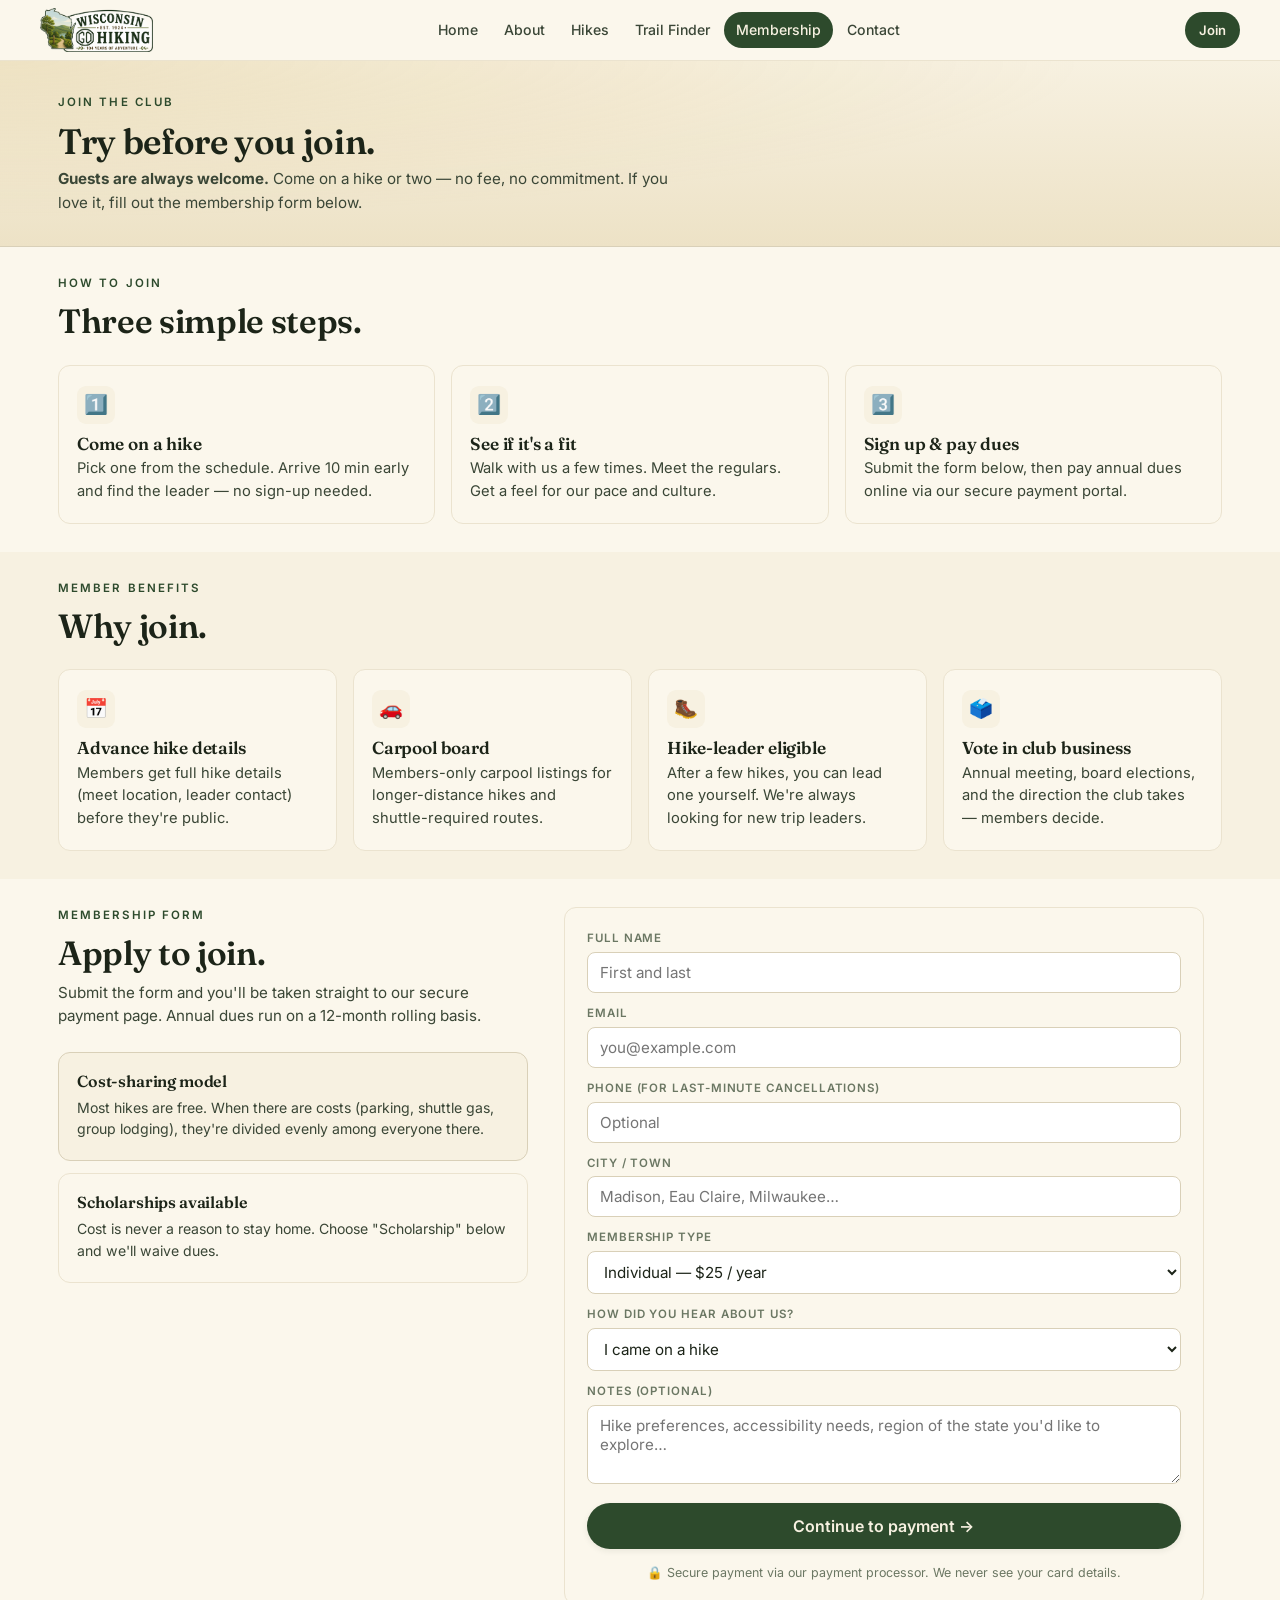
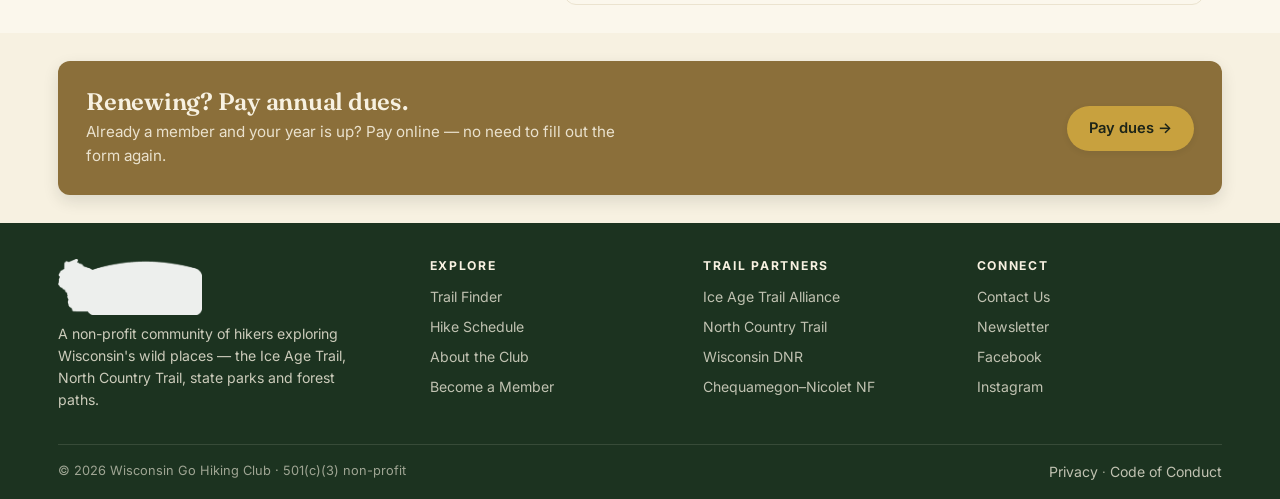
<file: membership.html>
<!DOCTYPE html>
<html lang="en">
<head>
  <meta charset="UTF-8">
  <meta name="viewport" content="width=device-width, initial-scale=1.0, viewport-fit=cover">
  <meta name="theme-color" content="#2d4a2c">
  <title>Membership — Wisconsin Go Hiking Club</title>
  <link rel="icon" type="image/png" href="images/logo-mark.png">
  <link rel="apple-touch-icon" href="images/logo-mark.png">
  <link rel="preconnect" href="https://fonts.googleapis.com">
  <link rel="preconnect" href="https://fonts.gstatic.com" crossorigin>
  <link href="https://fonts.googleapis.com/css2?family=Fraunces:ital,wght@0,400;0,500;0,600;0,700;1,400;1,500&family=Inter:wght@400;500;600;700&display=swap" rel="stylesheet">
  <link rel="stylesheet" href="styles.css">
</head>
<body data-page="membership">
  <div id="site-header"></div>

  <section class="search-hero">
    <div class="container">
      <span style="display:inline-block;font-size:.72rem;letter-spacing:.18em;text-transform:uppercase;color:var(--forest);font-weight:600;margin-bottom:10px;">Join the club</span>
      <h1>Try before you join.</h1>
      <p><strong>Guests are always welcome.</strong> Come on a hike or two — no fee, no commitment. If you love it, fill out the membership form below.</p>
    </div>
  </section>

  <section class="section tight">
    <div class="container">
      <div class="section-head">
        <div class="eyebrow">How to join</div>
        <h2>Three simple steps.</h2>
      </div>
      <div class="pillars scroll-mobile">
        <div class="pillar">
          <div class="icon">1️⃣</div>
          <h3>Come on a hike</h3>
          <p>Pick one from the schedule. Arrive 10 min early and find the leader — no sign-up needed.</p>
        </div>
        <div class="pillar">
          <div class="icon">2️⃣</div>
          <h3>See if it's a fit</h3>
          <p>Walk with us a few times. Meet the regulars. Get a feel for our pace and culture.</p>
        </div>
        <div class="pillar">
          <div class="icon">3️⃣</div>
          <h3>Sign up &amp; pay dues</h3>
          <p>Submit the form below, then pay annual dues online via our secure payment portal.</p>
        </div>
      </div>
    </div>
  </section>

  <section class="section cream tight">
    <div class="container">
      <div class="section-head">
        <div class="eyebrow">Member benefits</div>
        <h2>Why join.</h2>
      </div>
      <div class="pillars">
        <div class="pillar">
          <div class="icon">📅</div>
          <h3>Advance hike details</h3>
          <p>Members get full hike details (meet location, leader contact) before they're public.</p>
        </div>
        <div class="pillar">
          <div class="icon">🚗</div>
          <h3>Carpool board</h3>
          <p>Members-only carpool listings for longer-distance hikes and shuttle-required routes.</p>
        </div>
        <div class="pillar">
          <div class="icon">🥾</div>
          <h3>Hike-leader eligible</h3>
          <p>After a few hikes, you can lead one yourself. We're always looking for new trip leaders.</p>
        </div>
        <div class="pillar">
          <div class="icon">🗳️</div>
          <h3>Vote in club business</h3>
          <p>Annual meeting, board elections, and the direction the club takes — members decide.</p>
        </div>
      </div>
    </div>
  </section>

  <!-- Membership form -->
  <section class="section tight">
    <div class="container">
      <div style="display:grid;grid-template-columns:1fr 1.4fr;gap:36px;align-items:start;" id="join">
        <div>
          <div class="section-head">
            <div class="eyebrow">Membership form</div>
            <h2>Apply to join.</h2>
            <p style="font-size:.95rem;">Submit the form and you'll be taken straight to our secure payment page. Annual dues run on a 12-month rolling basis.</p>
          </div>

          <div class="pillar" style="background:var(--cream);border-color:var(--line);">
            <h3 style="font-size:1rem;margin-bottom:6px;">Cost-sharing model</h3>
            <p style="font-size:.88rem;color:var(--ink-soft);margin:0;">Most hikes are free. When there are costs (parking, shuttle gas, group lodging), they're divided evenly among everyone there.</p>
          </div>
          <div class="pillar" style="margin-top:12px;">
            <h3 style="font-size:1rem;margin-bottom:6px;">Scholarships available</h3>
            <p style="font-size:.88rem;color:var(--ink-soft);margin:0;">Cost is never a reason to stay home. Choose "Scholarship" below and we'll waive dues.</p>
          </div>
        </div>

        <form class="form-card" id="memberForm">
          <div class="form-row">
            <label>Full name</label>
            <input name="name" type="text" required placeholder="First and last">
          </div>
          <div class="form-row">
            <label>Email</label>
            <input name="email" type="email" required placeholder="you@example.com">
          </div>
          <div class="form-row">
            <label>Phone (for last-minute cancellations)</label>
            <input name="phone" type="tel" placeholder="Optional">
          </div>
          <div class="form-row">
            <label>City / Town</label>
            <input name="city" type="text" required placeholder="Madison, Eau Claire, Milwaukee…">
          </div>
          <div class="form-row">
            <label>Membership type</label>
            <select name="tier" id="tierSelect" required>
              <option value="individual">Individual — $25 / year</option>
              <option value="household">Household — $40 / year (2+ adults)</option>
              <option value="scholarship">Scholarship — no cost</option>
            </select>
          </div>
          <div class="form-row">
            <label>How did you hear about us?</label>
            <select name="referral">
              <option>I came on a hike</option>
              <option>Friend or family member</option>
              <option>Trail Finder website</option>
              <option>Ice Age Trail Alliance</option>
              <option>Other</option>
            </select>
          </div>
          <div class="form-row">
            <label>Notes (optional)</label>
            <textarea name="notes" rows="3" placeholder="Hike preferences, accessibility needs, region of the state you'd like to explore…"></textarea>
          </div>

          <button type="submit" class="btn full large" id="submitBtn">
            <span id="submitLabel">Continue to payment →</span>
          </button>

          <p style="margin:14px 0 0;font-size:.78rem;color:var(--muted);text-align:center;">
            🔒 Secure payment via our payment processor. We never see your card details.
          </p>

          <div class="form-result" id="formResult" style="display:none;margin-top:14px;padding:12px;background:rgba(45,74,44,.12);border-radius:var(--radius-sm);color:var(--forest-deep);font-size:.9rem;">
            ✓ Application received! For scholarship memberships we'll be in touch within a few days.
          </div>
        </form>
      </div>
    </div>
  </section>

  <!-- Already a member -->
  <section class="section cream tight">
    <div class="container">
      <div class="cta-banner" style="background:var(--bark);">
        <div>
          <h2>Renewing? Pay annual dues.</h2>
          <p>Already a member and your year is up? Pay online — no need to fill out the form again.</p>
        </div>
        <a href="#" id="renewBtn" class="btn">Pay dues →</a>
      </div>
    </div>
  </section>

  <div id="site-footer"></div>
  <script src="config.js"></script>
  <script src="partials.js"></script>
  <script>
    // Update tier-select labels to update the submit button text
    const tierSelect  = document.getElementById('tierSelect');
    const submitLabel = document.getElementById('submitLabel');
    const formResult  = document.getElementById('formResult');
    const form        = document.getElementById('memberForm');
    const renewBtn    = document.getElementById('renewBtn');

    function updateLabel() {
      submitLabel.textContent = tierSelect.value === 'scholarship'
        ? 'Submit application'
        : 'Continue to payment →';
    }
    tierSelect.addEventListener('change', updateLabel);
    updateLabel();

    // Default renew link → individual rate
    renewBtn.href = window.WGHC_CONFIG.paymentUrls.individual;

    form.addEventListener('submit', e => {
      e.preventDefault();
      const tier = tierSelect.value;

      // For paid tiers, redirect to payment provider with applicant info
      // in URL params (most providers pre-fill name/email from these)
      if (tier === 'individual' || tier === 'household') {
        const url    = window.WGHC_CONFIG.paymentUrls[tier];
        const data   = new FormData(form);
        const params = new URLSearchParams({
          prefilled_email:   data.get('email') || '',
          // Stripe Payment Links: prefilled_email is supported.
          // Donorbox: ?name=...&email=... is supported.
          name:  data.get('name')  || '',
          email: data.get('email') || ''
        });
        const sep = url.includes('?') ? '&' : '?';
        window.location.href = url + sep + params.toString();
        return;
      }

      // Scholarship path: no payment — just show thanks inline
      formResult.style.display = 'block';
      formResult.scrollIntoView({behavior:'smooth', block:'center'});
      // In a real deployment, ALSO submit form data to Formspree / Netlify
      // Forms / Google Form so the Membership Chair receives the application.
    });
  </script>
</body>
</html>
</file>
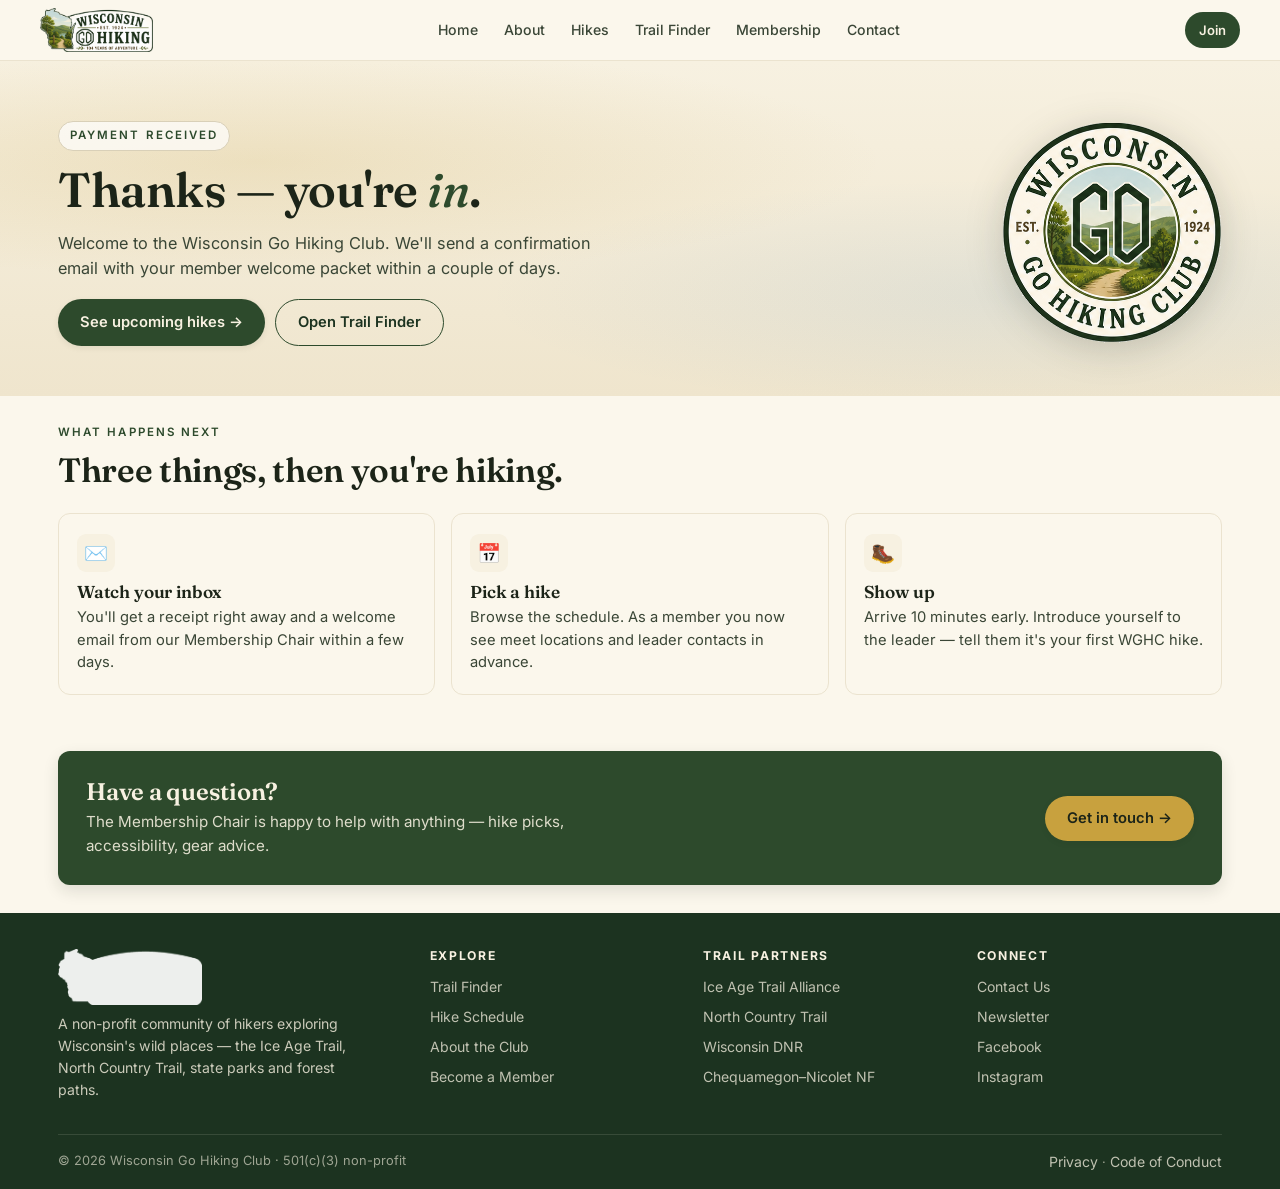
<file: thanks.html>
<!DOCTYPE html>
<html lang="en">
<head>
  <meta charset="UTF-8">
  <meta name="viewport" content="width=device-width, initial-scale=1.0, viewport-fit=cover">
  <meta name="theme-color" content="#2d4a2c">
  <title>Thanks! — Wisconsin Go Hiking Club</title>
  <meta name="description" content="Thanks for your payment. Welcome to the Wisconsin Go Hiking Club.">
  <meta name="robots" content="noindex">
  <link rel="icon" type="image/png" href="images/logo-mark.png">
  <link rel="apple-touch-icon" href="images/logo-mark.png">
  <link rel="preconnect" href="https://fonts.googleapis.com">
  <link rel="preconnect" href="https://fonts.gstatic.com" crossorigin>
  <link href="https://fonts.googleapis.com/css2?family=Fraunces:ital,wght@0,400;0,500;0,600;0,700;1,400;1,500&family=Inter:wght@400;500;600;700&display=swap" rel="stylesheet">
  <link rel="stylesheet" href="styles.css">
</head>
<body data-page="">
  <div id="site-header"></div>

  <section class="hero topo-bg" style="padding:60px 0 50px;">
    <div class="container hero-inner">
      <div class="hero-copy">
        <span class="eyebrow">Payment received</span>
        <h1>Thanks &mdash; you're <em>in</em>.</h1>
        <p class="lede">Welcome to the Wisconsin Go Hiking Club. We'll send a confirmation email with your member welcome packet within a couple of days.</p>
        <div class="hero-actions">
          <a href="hikes.html"  class="btn">See upcoming hikes →</a>
          <a href="trails.html" class="btn secondary">Open Trail Finder</a>
        </div>
      </div>
      <div class="hero-seal">
        <img src="images/logo-seal.png" alt="Wisconsin Go Hiking Club seal">
      </div>
    </div>
  </section>

  <section class="section tight">
    <div class="container">
      <div class="section-head">
        <div class="eyebrow">What happens next</div>
        <h2>Three things, then you're hiking.</h2>
      </div>
      <div class="pillars scroll-mobile">
        <div class="pillar">
          <div class="icon">✉️</div>
          <h3>Watch your inbox</h3>
          <p>You'll get a receipt right away and a welcome email from our Membership Chair within a few days.</p>
        </div>
        <div class="pillar">
          <div class="icon">📅</div>
          <h3>Pick a hike</h3>
          <p>Browse the schedule. As a member you now see meet locations and leader contacts in advance.</p>
        </div>
        <div class="pillar">
          <div class="icon">🥾</div>
          <h3>Show up</h3>
          <p>Arrive 10 minutes early. Introduce yourself to the leader — tell them it's your first WGHC hike.</p>
        </div>
      </div>
    </div>
  </section>

  <section class="section tight">
    <div class="container">
      <div class="cta-banner">
        <div>
          <h2>Have a question?</h2>
          <p>The Membership Chair is happy to help with anything &mdash; hike picks, accessibility, gear advice.</p>
        </div>
        <a href="contact.html" class="btn">Get in touch →</a>
      </div>
    </div>
  </section>

  <div id="site-footer"></div>
  <script src="partials.js"></script>
</body>
</html>
</file>
<file: styles.css>
/* =========================================================================
   Wisconsin Go Hiking Club — Compact, mobile-first redesign
   ========================================================================= */

:root {
  /* Brand palette — pulled from the logo: forest green + cream + bark */
  --forest:      #2d4a2c;   /* darker, matches logo */
  --forest-deep: #1c3320;
  --forest-soft: #4a6c44;
  --moss:        #6b8e5a;
  --cream:       #f7f1e1;
  --parchment:   #fbf7ec;
  --bark:        #8b6f3a;
  --bark-soft:   #b08968;
  --ink:         #1c2418;
  --ink-soft:    #3a4636;
  --muted:       #6b7763;
  --line:        #d9d0b8;
  --line-soft:   #ebe3cf;

  /* Trail accents */
  --iat: #c8a13e;
  --nct: #4a90d9;
  --park: #b08968;
  --area: #6b8e5a;

  /* Difficulty */
  --diff-easy:      #2d6a4f;
  --diff-moderate:  #c89421;
  --diff-strenuous: #c0533a;

  --radius:      12px;
  --radius-sm:   8px;
  --shadow-sm:   0 2px 6px rgba(28,36,24,.08);
  --shadow-md:   0 6px 16px rgba(28,36,24,.12);
  --shadow-lg:   0 12px 32px rgba(28,36,24,.18);
  --container:   1200px;

  --font-serif: "Fraunces", "Cormorant Garamond", "Georgia", serif;
  --font-sans:  "Inter", -apple-system, BlinkMacSystemFont, "Segoe UI", Roboto, sans-serif;
}

/* reset */
*, *::before, *::after { box-sizing: border-box; }
html { scroll-behavior: smooth; -webkit-text-size-adjust: 100%; }
body {
  margin: 0;
  font-family: var(--font-sans);
  font-size: 15.5px;
  line-height: 1.55;
  color: var(--ink);
  background: var(--parchment);
  -webkit-font-smoothing: antialiased;
}
img { max-width: 100%; display: block; }
button { font-family: inherit; cursor: pointer; }
a { color: var(--forest); text-decoration: none; transition: color .15s; }
a:hover { color: var(--forest-deep); }

h1, h2, h3, h4 {
  font-family: var(--font-serif);
  font-weight: 600;
  color: var(--ink);
  line-height: 1.12;
  letter-spacing: -0.01em;
  margin: 0 0 .4em;
}
h1 { font-size: clamp(1.8rem, 4.5vw, 3rem); }
h2 { font-size: clamp(1.4rem, 3vw, 2.1rem); }
h3 { font-size: 1.15rem; }
p  { margin: 0 0 .7em; }

.container { max-width: var(--container); margin: 0 auto; padding: 0 18px; }

/* ---------- topo background ---------- */
.topo-bg {
  background-image:
    radial-gradient(ellipse at top left, rgba(45,74,44,.07), transparent 50%),
    radial-gradient(ellipse at bottom right, rgba(200,161,62,.08), transparent 50%);
}

/* ---------- HEADER (tight, sticky, mobile-aware) ---------- */
.site-header {
  position: sticky; top: 0; z-index: 50;
  background: rgba(251,247,236,.95);
  backdrop-filter: blur(10px);
  -webkit-backdrop-filter: blur(10px);
  border-bottom: 1px solid var(--line-soft);
}
.nav {
  display: flex; align-items: center; justify-content: space-between;
  padding: 8px 0;
  gap: 12px;
}
.brand {
  display: flex; align-items: center; gap: 10px;
  text-decoration: none;
  color: var(--forest-deep);
  min-width: 0;
}
.brand-img-wide {
  height: 44px;
  width: auto;
  max-width: 260px;
  object-fit: contain;
  display: block;
}
.brand-img-mark {
  height: 38px; width: 38px;
  display: none;
}

@media (max-width: 700px) {
  .brand-img-wide { display: none; }
  .brand-img-mark { display: block; }
  .brand .brand-text { display: none; }
}

.brand .brand-text {
  display: none;
  /* fallback text — only shown if images don't load */
  font-family: var(--font-serif);
  font-weight: 700;
  font-size: 1rem;
}

.nav-links {
  display: flex; gap: 2px; list-style: none; margin: 0; padding: 0;
}
.nav-links a {
  display: inline-block;
  padding: 7px 12px;
  border-radius: 999px;
  font-weight: 500;
  font-size: .88rem;
  color: var(--ink-soft);
  white-space: nowrap;
}
.nav-links a:hover { background: var(--cream); color: var(--forest-deep); }
.nav-links a.active { background: var(--forest); color: var(--cream); }

.nav-cta {
  background: var(--forest);
  color: var(--cream);
  padding: 8px 14px;
  border-radius: 999px;
  font-weight: 600;
  font-size: .82rem;
  border: 0;
  white-space: nowrap;
}
.nav-cta:hover { background: var(--forest-deep); color: var(--cream); }

.menu-toggle {
  display: none;
  background: none; border: 0;
  font-size: 1.4rem; color: var(--forest-deep);
  padding: 4px 8px;
}

@media (max-width: 920px) {
  .menu-toggle { display: block; }
  .nav-links {
    display: none;
    position: absolute; top: 56px; right: 14px; left: 14px;
    flex-direction: column;
    background: var(--parchment);
    padding: 10px;
    border-radius: var(--radius);
    box-shadow: var(--shadow-md);
    border: 1px solid var(--line-soft);
  }
  .nav-links.open { display: flex; }
  .nav-links a { padding: 10px 12px; font-size: .95rem; }
  .nav-cta { display: none; }
}

/* ---------- buttons ---------- */
.btn {
  display: inline-flex; align-items: center; gap: 8px;
  background: var(--forest);
  color: var(--cream);
  padding: 11px 22px;
  border-radius: 999px;
  font-weight: 600;
  font-size: .92rem;
  border: 0;
  transition: transform .15s, background .15s, box-shadow .15s;
  box-shadow: var(--shadow-sm);
  white-space: nowrap;
}
.btn:hover { background: var(--forest-deep); transform: translateY(-1px); color: var(--cream); box-shadow: var(--shadow-md); }
.btn.secondary { background: transparent; color: var(--forest-deep); border: 1.5px solid var(--forest); box-shadow: none; }
.btn.secondary:hover { background: var(--forest); color: var(--cream); }
.btn.large { padding: 13px 26px; font-size: 1rem; }
.btn.full { width: 100%; justify-content: center; }

/* ---------- HERO (compact) ---------- */
.hero {
  position: relative;
  padding: 32px 0 40px;
  background:
    radial-gradient(ellipse 70% 50% at 20% 30%, rgba(200,161,62,.18), transparent 70%),
    radial-gradient(ellipse 60% 50% at 80% 70%, rgba(74,144,217,.10), transparent 70%),
    linear-gradient(180deg, #f7f1e1 0%, #efe5cd 100%);
  overflow: hidden;
}
.hero-inner {
  position: relative;
  display: grid;
  grid-template-columns: 1fr 240px;
  gap: 28px;
  align-items: center;
}
.hero-copy { max-width: 640px; }
.hero-copy.center { max-width: 720px; margin-left: auto; margin-right: auto; text-align: center; }
.hero-seal {
  width: 220px;
  height: 220px;
  margin-left: auto;
}
.hero-seal img {
  width: 100%; height: 100%;
  object-fit: contain;
  filter: drop-shadow(0 6px 18px rgba(28,36,24,.18));
}

/* Hero banner image (home page top) */
.hero-banner {
  text-align: center;
  margin: 0 auto 18px;
  max-width: 760px;
}
.hero-banner img {
  width: 100%;
  height: auto;
  max-height: 200px;
  object-fit: contain;
  filter: drop-shadow(0 6px 18px rgba(28,36,24,.18));
  margin: 0 auto;
}
@media (max-width: 720px) {
  .hero { padding: 18px 0 24px; }
  .hero-inner { grid-template-columns: 1fr; gap: 16px; }
  .hero-seal { width: 130px; height: 130px; margin: 0 auto; order: -1; }
  .hero-banner { margin-bottom: 12px; }
  .hero-banner img { max-height: 130px; }
}

.hero .eyebrow {
  display: inline-block;
  font-size: .72rem;
  letter-spacing: .18em;
  text-transform: uppercase;
  color: var(--forest);
  font-weight: 600;
  margin-bottom: 12px;
  padding: 5px 11px;
  background: rgba(255,255,255,.7);
  border-radius: 999px;
  border: 1px solid var(--line);
}
.hero h1 { margin-bottom: 14px; }
.hero h1 em { font-style: italic; color: var(--forest); font-weight: 500; }
.hero .lede {
  font-size: 1.02rem;
  color: var(--ink-soft);
  margin-bottom: 18px;
  max-width: 560px;
}
.hero-actions { display: flex; gap: 10px; flex-wrap: wrap; }

.hero-stats {
  display: grid;
  grid-template-columns: repeat(4, 1fr);
  gap: 14px;
  margin-top: 26px;
  padding-top: 18px;
  border-top: 1px solid var(--line);
}
.stat .num {
  font-family: var(--font-serif);
  font-size: clamp(1.4rem, 3vw, 1.9rem);
  font-weight: 600;
  color: var(--forest);
  line-height: 1;
}
.stat .lbl {
  display: block; margin-top: 4px;
  font-size: .72rem;
  letter-spacing: .08em;
  text-transform: uppercase;
  color: var(--muted);
}
@media (max-width: 560px) {
  .hero-stats { grid-template-columns: repeat(2, 1fr); gap: 12px; }
  .stat .num { font-size: 1.3rem; }
  .stat .lbl { font-size: .68rem; }
}

/* ---------- sections (tight) ---------- */
.section { padding: 44px 0; }
.section.tight { padding: 28px 0; }
.section-head { max-width: 760px; margin-bottom: 24px; }
.section-head .eyebrow {
  font-size: .72rem;
  letter-spacing: .18em;
  text-transform: uppercase;
  color: var(--forest);
  font-weight: 600;
  margin-bottom: 10px;
}
.section-head h2 { margin-bottom: 8px; }
.section-head p { color: var(--ink-soft); font-size: 1rem; max-width: 620px; }
.section.cream  { background: var(--cream); }
.section.forest { background: var(--forest-deep); color: var(--cream); }
.section.forest h2, .section.forest h3 { color: var(--cream); }
.section.forest p { color: rgba(247,241,225,.88); }

@media (max-width: 720px) {
  .section { padding: 32px 0; }
  .section.tight { padding: 22px 0; }
  .section-head { margin-bottom: 18px; }
}

/* ---------- pillars / cards ---------- */
.pillars {
  display: grid;
  grid-template-columns: repeat(auto-fit, minmax(240px, 1fr));
  gap: 16px;
}
.pillar {
  background: var(--parchment);
  border: 1px solid var(--line-soft);
  border-radius: var(--radius);
  padding: 20px 18px;
  transition: transform .15s, box-shadow .15s, border-color .15s;
}
.pillar:hover { transform: translateY(-2px); box-shadow: var(--shadow-md); }
.pillar .icon {
  width: 38px; height: 38px;
  border-radius: 9px;
  background: var(--cream);
  display: grid; place-items: center;
  font-size: 1.2rem;
  margin-bottom: 10px;
}
.pillar h3 { margin-bottom: 4px; font-size: 1.08rem; }
.pillar p { color: var(--ink-soft); font-size: .92rem; margin: 0; }

/* horizontal-scroll cards on mobile */
@media (max-width: 720px) {
  .pillars.scroll-mobile {
    display: flex;
    grid-template-columns: none;
    overflow-x: auto;
    scroll-snap-type: x mandatory;
    margin: 0 -18px;
    padding: 4px 18px 12px;
    gap: 12px;
  }
  .pillars.scroll-mobile .pillar {
    flex: 0 0 78%;
    scroll-snap-align: start;
  }
}

/* ---------- event cards ---------- */
.events {
  display: grid;
  grid-template-columns: repeat(auto-fit, minmax(260px, 1fr));
  gap: 14px;
}
.event-card {
  background: var(--parchment);
  border: 1px solid var(--line-soft);
  border-radius: var(--radius);
  overflow: hidden;
  display: flex; flex-direction: column;
  transition: transform .15s, box-shadow .15s;
}
.event-card:hover { transform: translateY(-2px); box-shadow: var(--shadow-md); }
.event-card .event-img {
  height: 110px;
  background: linear-gradient(135deg, var(--forest-soft), var(--forest-deep));
  position: relative;
}
.event-card .event-img::after {
  content: "";
  position: absolute; inset: 0;
  background:
    radial-gradient(ellipse at 30% 70%, rgba(200,161,62,.3), transparent 60%),
    radial-gradient(ellipse at 70% 30%, rgba(247,241,225,.15), transparent 60%);
}
.event-card.iat .event-img { background: linear-gradient(135deg, #d4a843, #8b6f2a); }
.event-card.nct .event-img { background: linear-gradient(135deg, #6ba9e3, #2d5a8a); }
.event-card.nrt .event-img { background: linear-gradient(135deg, #6b8e5a, #34452a); }
.event-card .event-body { padding: 14px 16px; flex: 1; display: flex; flex-direction: column; }
.event-card .date-chip {
  display: inline-flex; align-items: center; gap: 6px;
  font-size: .75rem;
  font-weight: 600;
  color: var(--forest-deep);
  letter-spacing: .03em;
  text-transform: uppercase;
  margin-bottom: 6px;
}
.event-card h3 { font-size: 1.08rem; margin-bottom: 4px; }
.event-card .event-meta {
  display: flex; gap: 10px; flex-wrap: wrap;
  font-size: .8rem; color: var(--muted);
  margin-top: 8px;
  padding-top: 8px;
  border-top: 1px dashed var(--line);
}

/* horizontal-scroll on mobile for events */
@media (max-width: 720px) {
  .events.scroll-mobile {
    display: flex;
    grid-template-columns: none;
    overflow-x: auto;
    scroll-snap-type: x mandatory;
    margin: 0 -18px;
    padding: 4px 18px 12px;
    gap: 12px;
  }
  .events.scroll-mobile .event-card {
    flex: 0 0 82%;
    scroll-snap-align: start;
  }
}

/* ---------- trail systems ---------- */
.trail-systems {
  display: grid;
  grid-template-columns: repeat(auto-fit, minmax(260px, 1fr));
  gap: 14px;
}
.ts-card {
  position: relative;
  padding: 22px 20px 18px;
  border-radius: var(--radius);
  overflow: hidden;
  color: var(--ink);
  background: var(--parchment);
  border: 1px solid var(--line-soft);
  transition: transform .15s, box-shadow .15s;
}
.ts-card:hover { transform: translateY(-2px); box-shadow: var(--shadow-md); }
.ts-card.iat { background: linear-gradient(160deg, #f9e9b8, #f7f1e1 80%); border-color: var(--iat); }
.ts-card.nct { background: linear-gradient(160deg, #cfe1f4, #f3f6fb 80%); border-color: #8db8e0; }
.ts-card.nrt { background: linear-gradient(160deg, #cad8b8, #ecefe2 80%); border-color: #8aa074; }
.ts-card .ts-icon { font-size: 1.7rem; margin-bottom: 6px; }
.ts-card h3 { font-size: 1.15rem; margin-bottom: 2px; }
.ts-card .ts-miles {
  font-family: var(--font-serif);
  font-size: .9rem;
  color: var(--forest-deep);
  font-weight: 600;
  margin-bottom: 8px;
}
.ts-card p { color: var(--ink-soft); font-size: .9rem; margin-bottom: 10px; }
.ts-card .ts-link {
  font-weight: 600; font-size: .85rem;
  color: var(--forest-deep);
  text-decoration: underline; text-underline-offset: 3px;
}

/* ---------- CTA banner ---------- */
.cta-banner {
  background: var(--forest);
  color: var(--cream);
  border-radius: var(--radius);
  padding: 28px 28px;
  display: flex; justify-content: space-between; align-items: center;
  gap: 18px; flex-wrap: wrap;
  box-shadow: var(--shadow-md);
}
.cta-banner h2 { color: var(--cream); margin-bottom: 4px; max-width: 540px; font-size: 1.5rem; }
.cta-banner p  { color: rgba(247,241,225,.88); margin: 0; max-width: 540px; font-size: .95rem; }
.cta-banner .btn { background: var(--iat); color: var(--ink); }
.cta-banner .btn:hover { background: #f0d488; }

/* ---------- footer ---------- */
.site-footer {
  background: var(--forest-deep);
  color: rgba(247,241,225,.8);
  padding: 36px 0 16px;
}
.footer-grid {
  display: grid;
  grid-template-columns: 1.4fr 1fr 1fr 1fr;
  gap: 28px;
  margin-bottom: 24px;
}
.site-footer h4 {
  color: var(--cream);
  font-family: var(--font-sans);
  font-size: .76rem;
  letter-spacing: .14em;
  text-transform: uppercase;
  margin-bottom: 12px;
  font-weight: 700;
}
.site-footer ul { list-style: none; margin: 0; padding: 0; }
.site-footer ul li { margin-bottom: 6px; }
.site-footer a { color: rgba(247,241,225,.75); font-size: .88rem; }
.site-footer a:hover { color: var(--iat); }
.site-footer .footer-brand img {
  height: 56px; width: auto; margin-bottom: 8px;
  filter: brightness(0) invert(1) opacity(.92);
}
.footer-bottom {
  border-top: 1px solid rgba(247,241,225,.12);
  padding-top: 16px;
  display: flex; justify-content: space-between; flex-wrap: wrap; gap: 8px;
  font-size: .8rem;
  color: rgba(247,241,225,.6);
}
@media (max-width: 800px) {
  .footer-grid { grid-template-columns: 1fr 1fr; gap: 22px; }
}
@media (max-width: 500px) {
  .footer-grid { grid-template-columns: 1fr; gap: 18px; }
}

/* =========================================================================
   TRAIL FINDER PAGE
   ========================================================================= */
.search-hero {
  background:
    radial-gradient(ellipse at top left, rgba(200,161,62,.18), transparent 60%),
    linear-gradient(180deg, #f7f1e1 0%, #ede2c6 100%);
  padding: 28px 0 18px;
  border-bottom: 1px solid var(--line);
}
.search-hero h1 { font-size: clamp(1.5rem, 3.5vw, 2.2rem); margin-bottom: 6px; }
.search-hero p { color: var(--ink-soft); font-size: .95rem; max-width: 620px; margin-bottom: 14px; }

.search-bar {
  margin-top: 14px;
  background: #fff;
  border: 1px solid var(--line);
  border-radius: var(--radius);
  padding: 4px 4px 4px 14px;
  display: flex; align-items: center; gap: 8px;
  box-shadow: var(--shadow-sm);
}
.search-bar input {
  flex: 1;
  border: 0; outline: none;
  font-size: 1rem;
  padding: 10px 0;
  background: transparent;
  font-family: inherit;
  color: var(--ink);
  min-width: 0;
}
.search-bar .clear-x {
  background: none; border: 0; color: var(--muted); font-size: 1.3rem;
  padding: 4px 8px; cursor: pointer;
}
.search-bar .search-go {
  background: var(--forest);
  color: var(--cream);
  border: 0;
  padding: 10px 18px;
  border-radius: 8px;
  font-weight: 600;
  font-size: .9rem;
}

.search-tools {
  display: flex;
  flex-wrap: wrap;
  align-items: center;
  gap: 10px 18px;
  margin-top: 14px;
  font-size: .88rem;
  color: var(--ink-soft);
}
.search-tools .tool-group { display: flex; align-items: center; gap: 8px; flex-wrap: wrap; }
.search-tools label.lbl {
  font-weight: 600;
  font-size: .68rem;
  letter-spacing: .1em;
  text-transform: uppercase;
  color: var(--muted);
}
.chips { display: flex; gap: 5px; flex-wrap: wrap; }
.chip {
  background: transparent;
  border: 1px solid var(--line);
  color: var(--ink-soft);
  padding: 5px 11px;
  border-radius: 999px;
  font-size: .8rem;
  font-weight: 500;
  transition: all .15s;
}
.chip:hover { border-color: var(--forest); color: var(--forest-deep); }
.chip.active { background: var(--forest); border-color: var(--forest); color: var(--cream); }
.chip.iat.active      { background: var(--iat); border-color: var(--iat); color: var(--ink); }
.chip.nct.active      { background: var(--nct); border-color: var(--nct); color: #fff; }
.chip.nrt.active      { background: var(--moss); border-color: var(--moss); color: var(--cream); }
.chip.easy.active     { background: var(--diff-easy); border-color: var(--diff-easy); color: #fff; }
.chip.moderate.active { background: var(--diff-moderate); border-color: var(--diff-moderate); color: var(--ink); }
.chip.strenuous.active{ background: var(--diff-strenuous); border-color: var(--diff-strenuous); color: #fff; }

.toggle { display: inline-flex; align-items: center; gap: 6px; cursor: pointer; user-select: none; font-size: .85rem;}
.toggle input { accent-color: var(--forest); width: 15px; height: 15px; }

select.sort-select {
  background: #fff;
  border: 1px solid var(--line);
  padding: 6px 12px;
  border-radius: 999px;
  font-family: inherit;
  font-size: .85rem;
  color: var(--ink);
  cursor: pointer;
}

.result-summary {
  padding: 12px 0;
  border-bottom: 1px solid var(--line-soft);
  font-size: .85rem;
  color: var(--muted);
  display: flex; justify-content: space-between; flex-wrap: wrap; gap: 8px; align-items: center;
}
.result-summary strong { color: var(--ink); font-weight: 600; }

.results {
  padding: 16px 0 60px;
  display: grid;
  grid-template-columns: repeat(auto-fill, minmax(280px, 1fr));
  gap: 14px;
}
@media (max-width: 480px) {
  .results { grid-template-columns: 1fr; }
}

.result-card {
  background: #fff;
  border: 1px solid var(--line-soft);
  border-radius: var(--radius);
  padding: 14px 14px 12px 18px;
  transition: transform .15s, box-shadow .15s, border-color .15s;
  position: relative;
  display: flex; flex-direction: column;
  cursor: pointer;
}
.result-card:hover {
  transform: translateY(-2px);
  box-shadow: var(--shadow-md);
}
.result-card .trail-stripe {
  position: absolute;
  top: 0; left: 0; bottom: 0;
  width: 4px;
  border-radius: var(--radius) 0 0 var(--radius);
}
.result-card.tid-iat .trail-stripe   { background: var(--iat); }
.result-card.tid-nct .trail-stripe   { background: var(--nct); }
.result-card.tid-park .trail-stripe  { background: var(--park); }
.result-card.tid-area .trail-stripe  { background: var(--area); }

.result-head {
  display: flex; justify-content: space-between; align-items: flex-start; gap: 8px;
  margin-bottom: 6px;
}
.result-head h3 { font-size: 1.02rem; margin: 0; line-height: 1.25; }
.miles-badge {
  font-family: var(--font-serif);
  font-size: .9rem;
  font-weight: 600;
  color: var(--forest-deep);
  white-space: nowrap;
  background: var(--cream);
  padding: 3px 8px;
  border-radius: 999px;
}

.result-tags { display: flex; flex-wrap: wrap; gap: 4px; margin-bottom: 6px; }
.tag {
  display: inline-block;
  font-size: .66rem;
  font-weight: 600;
  letter-spacing: .05em;
  text-transform: uppercase;
  padding: 2px 7px;
  border-radius: 999px;
}
.tag.iat { background: rgba(200,161,62,.22); color: #8a6914; }
.tag.nct { background: rgba(74,144,217,.18); color: #205a90; }
.tag.park { background: rgba(176,137,104,.2); color: #6d4c2c; }
.tag.area { background: rgba(107,142,90,.2); color: #3e5530; }
.tag.diff-easy      { background: rgba(45,106,79,.16); color: var(--diff-easy); }
.tag.diff-moderate  { background: rgba(233,196,106,.3); color: #8a6914; }
.tag.diff-strenuous { background: rgba(192,83,58,.18); color: var(--diff-strenuous); }
.tag.connecting { background: var(--line-soft); color: var(--muted); }

.result-county {
  font-size: .8rem; color: var(--muted);
  margin-bottom: 6px;
}
.result-county::before { content: "📍 "; }
.result-feat {
  font-size: .88rem; color: var(--ink-soft);
  margin-bottom: 6px;
}
.result-endpoint {
  font-size: .76rem; color: var(--muted);
  margin: 6px 0 0;
  padding-top: 8px;
  border-top: 1px dashed var(--line);
  line-height: 1.4;
}
.result-actions {
  display: flex; gap: 6px; margin-top: 8px;
}
.result-actions a {
  font-size: .76rem;
  font-weight: 600;
  color: var(--forest-deep);
  padding: 4px 10px;
  border-radius: 999px;
  background: var(--cream);
  border: 1px solid var(--line-soft);
}
.result-actions a:hover { background: var(--forest); color: var(--cream); border-color: var(--forest); }

.no-results {
  grid-column: 1/-1;
  padding: 40px 20px;
  text-align: center;
  color: var(--muted);
  background: var(--cream);
  border-radius: var(--radius);
  border: 1px dashed var(--line);
}
.no-results h3 { color: var(--ink); font-size: 1.1rem; margin-bottom: 4px; }

/* ---------- forms (membership / contact) ---------- */
.form-card {
  background: var(--parchment);
  border: 1px solid var(--line-soft);
  border-radius: var(--radius);
  padding: 22px;
  max-width: 640px;
}
.form-row { margin-bottom: 12px; }
.form-row label {
  display: block;
  font-size: .72rem;
  font-weight: 600;
  letter-spacing: .08em;
  text-transform: uppercase;
  color: var(--muted);
  margin-bottom: 4px;
}
.form-row input, .form-row textarea, .form-row select {
  width: 100%;
  background: #fff;
  border: 1px solid var(--line);
  padding: 10px 12px;
  border-radius: var(--radius-sm);
  font-family: inherit;
  font-size: .95rem;
  color: var(--ink);
}
.form-row input:focus, .form-row textarea:focus, .form-row select:focus {
  outline: none;
  border-color: var(--forest);
  box-shadow: 0 0 0 3px rgba(45,74,44,.14);
}

/* ---------- membership tiers ---------- */
.tiers {
  display: grid;
  grid-template-columns: repeat(auto-fit, minmax(240px, 1fr));
  gap: 14px;
  margin-bottom: 28px;
}
.tier {
  background: var(--parchment);
  border: 1px solid var(--line-soft);
  border-radius: var(--radius);
  padding: 22px 20px;
  position: relative;
}
.tier.featured { border: 2px solid var(--forest); background: #fff; box-shadow: var(--shadow-md); }
.tier .ribbon {
  position: absolute; top: -10px; right: 16px;
  background: var(--forest); color: var(--cream);
  font-size: .66rem; font-weight: 700; letter-spacing: .1em; text-transform: uppercase;
  padding: 3px 10px;
  border-radius: 999px;
}
.tier h3 { font-size: 1.15rem; margin-bottom: 2px; }
.tier .price {
  font-family: var(--font-serif);
  font-size: 1.9rem;
  font-weight: 600;
  color: var(--forest);
  margin: 8px 0;
}
.tier .price small { font-size: .8rem; color: var(--muted); font-family: var(--font-sans); font-weight: 500; }
.tier ul { list-style: none; padding: 0; margin: 0 0 14px; }
.tier ul li {
  padding: 4px 0 4px 20px;
  position: relative;
  color: var(--ink-soft);
  font-size: .88rem;
}
.tier ul li::before {
  content: "✓";
  position: absolute; left: 0;
  color: var(--forest);
  font-weight: 700;
}

/* ---------- leaders ---------- */
.leaders {
  display: grid;
  grid-template-columns: repeat(auto-fit, minmax(200px, 1fr));
  gap: 14px;
}
.leader {
  text-align: center;
  background: var(--parchment);
  border: 1px solid var(--line-soft);
  border-radius: var(--radius);
  padding: 20px 16px;
}
.leader .avatar {
  width: 70px; height: 70px;
  margin: 0 auto 10px;
  border-radius: 50%;
  background: linear-gradient(135deg, var(--forest), var(--forest-deep));
  color: var(--cream);
  display: grid; place-items: center;
  font-family: var(--font-serif);
  font-size: 1.5rem; font-weight: 600;
}
.leader h4 { font-family: var(--font-serif); margin-bottom: 2px; font-size: 1rem; }
.leader .role { font-size: .72rem; letter-spacing: .08em; text-transform: uppercase; color: var(--muted); margin-bottom: 8px; }
.leader p { font-size: .85rem; color: var(--ink-soft); margin: 0; }

/* ---------- timeline ---------- */
.timeline { max-width: 740px; }
.tl-item {
  display: grid;
  grid-template-columns: 70px 1fr;
  gap: 16px;
  padding: 14px 0;
  border-bottom: 1px dashed var(--line);
}
.tl-item:last-child { border-bottom: 0; }
.tl-year {
  font-family: var(--font-serif);
  font-size: 1.3rem;
  font-weight: 600;
  color: var(--forest);
}
.tl-body h4 { font-size: 1rem; margin-bottom: 4px; }
.tl-body p { color: var(--ink-soft); margin: 0; font-size: .9rem; }

/* ---------- detail panel ---------- */
.detail-panel {
  position: fixed;
  inset: 0;
  background: rgba(28,36,24,.5);
  backdrop-filter: blur(4px);
  z-index: 100;
  display: none;
  justify-content: center; align-items: flex-end;
  padding: 16px;
}
.detail-panel.open { display: flex; }
.detail-panel-inner {
  background: var(--parchment);
  border-radius: var(--radius) var(--radius) 0 0;
  max-width: 720px;
  width: 100%;
  max-height: 90vh;
  overflow-y: auto;
  padding: 24px 24px 20px;
  position: relative;
  box-shadow: var(--shadow-lg);
}
@media (min-width: 720px) {
  .detail-panel { align-items: center; padding: 24px; }
  .detail-panel-inner { border-radius: var(--radius); }
}
.detail-panel .close-x {
  position: absolute; top: 12px; right: 12px;
  background: var(--cream);
  border: 1px solid var(--line);
  width: 32px; height: 32px;
  border-radius: 50%;
  font-size: 1.1rem; cursor: pointer;
  display: grid; place-items: center;
  z-index: 2;
}
.detail-panel h2 { margin-bottom: 4px; font-size: 1.4rem; }
.detail-panel .detail-meta { display: flex; gap: 6px; flex-wrap: wrap; margin-bottom: 14px; }
.detail-panel .detail-section { margin-bottom: 16px; }
.detail-panel .detail-section .lbl {
  font-size: .68rem;
  letter-spacing: .14em;
  text-transform: uppercase;
  color: var(--muted);
  font-weight: 600;
  margin-bottom: 4px;
}
.detail-panel .detail-section p { color: var(--ink-soft); margin: 0; line-height: 1.5; font-size: .92rem; }
.detail-actions { display: flex; gap: 8px; flex-wrap: wrap; margin-top: 14px; padding-top: 14px; border-top: 1px solid var(--line); }

/* elevation stats */
.elev-stats { display: flex; flex-wrap: wrap; gap: 10px 18px; margin-bottom: 10px; }
.stat-mini { display: flex; flex-direction: column; font-size: .76rem; color: var(--muted); }
.stat-mini span {
  font-size: .62rem; letter-spacing: .1em; text-transform: uppercase; margin-bottom: 2px;
}
.stat-mini strong {
  font-family: var(--font-serif);
  font-size: 1.02rem; font-weight: 600;
  color: var(--forest-deep);
}
.elev-chart-wrap {
  background: #fff;
  border: 1px solid var(--line-soft);
  border-radius: var(--radius-sm);
  padding: 6px 6px 2px;
  margin-top: 6px;
}
.elev-loading { padding: 22px; text-align: center; color: var(--muted); font-size: .85rem; }

.detail-map {
  height: 240px;
  border-radius: var(--radius-sm);
  border: 1px solid var(--line-soft);
  overflow: hidden;
  background: var(--cream);
}

/* leaflet tweaks */
.leaflet-popup-content-wrapper { border-radius: var(--radius-sm) !important; font-family: var(--font-sans); }
.leaflet-popup-content { margin: 10px 12px !important; font-size: .88rem !important; }
.leaflet-container { font-family: var(--font-sans); }

/* Google Calendar embed */
.gcal-wrap {
  position: relative;
  border: 1px solid var(--line);
  border-radius: var(--radius);
  overflow: hidden;
  box-shadow: var(--shadow-sm);
  background: #fff;
}
.gcal-wrap iframe {
  display: block;
  width: 100%;
  height: 640px;
}
@media (max-width: 720px) {
  .gcal-wrap iframe { height: 540px; }
}
@media (max-width: 480px) {
  .gcal-wrap iframe { height: 460px; }
}

.cal-view-switch {
  display: inline-flex;
  background: var(--parchment);
  border: 1px solid var(--line);
  border-radius: 999px;
  padding: 3px;
  gap: 2px;
}
.cal-view-switch .chip {
  border: 0;
  background: transparent;
  padding: 6px 14px;
  font-size: .82rem;
}
.cal-view-switch .chip.active {
  background: var(--forest);
  border-color: var(--forest);
  color: var(--cream);
}

/* Difficulty key (hikes page) */
.diff-key {
  background: var(--parchment);
  border: 1px solid var(--line-soft);
  border-radius: var(--radius);
  padding: 10px 16px;
}
.diff-key summary {
  cursor: pointer;
  font-weight: 600;
  font-size: .92rem;
  color: var(--forest-deep);
  display: flex; justify-content: space-between; align-items: center;
  list-style: none;
  padding: 4px 0;
}
.diff-key summary::-webkit-details-marker { display: none; }
.diff-key .caret { transition: transform .2s; font-size: 1.2rem; color: var(--muted); }
.diff-key[open] .caret { transform: rotate(90deg); }
.diff-key-grid {
  display: grid;
  grid-template-columns: repeat(auto-fit, minmax(170px, 1fr));
  gap: 14px;
  margin-top: 14px;
  padding-top: 14px;
  border-top: 1px dashed var(--line);
}
.diff-key-grid div p { font-size: .85rem; color: var(--ink-soft); margin: 4px 0 0; }
.lvl {
  display: inline-block;
  padding: 3px 10px;
  border-radius: 999px;
  font-size: .74rem;
  font-weight: 700;
  letter-spacing: .04em;
}
.lvl-rambler { background: #cfe4ee; color: #205a90; }
.lvl-1       { background: rgba(45,106,79,.16); color: var(--diff-easy); }
.lvl-2       { background: rgba(107,142,90,.22); color: #3e5530; }
.lvl-3       { background: rgba(233,196,106,.3); color: #8a6914; }
.lvl-4       { background: rgba(192,83,58,.18); color: var(--diff-strenuous); }

/* utilities */
.center { text-align: center; }
.hidden { display: none !important; }
</file>
